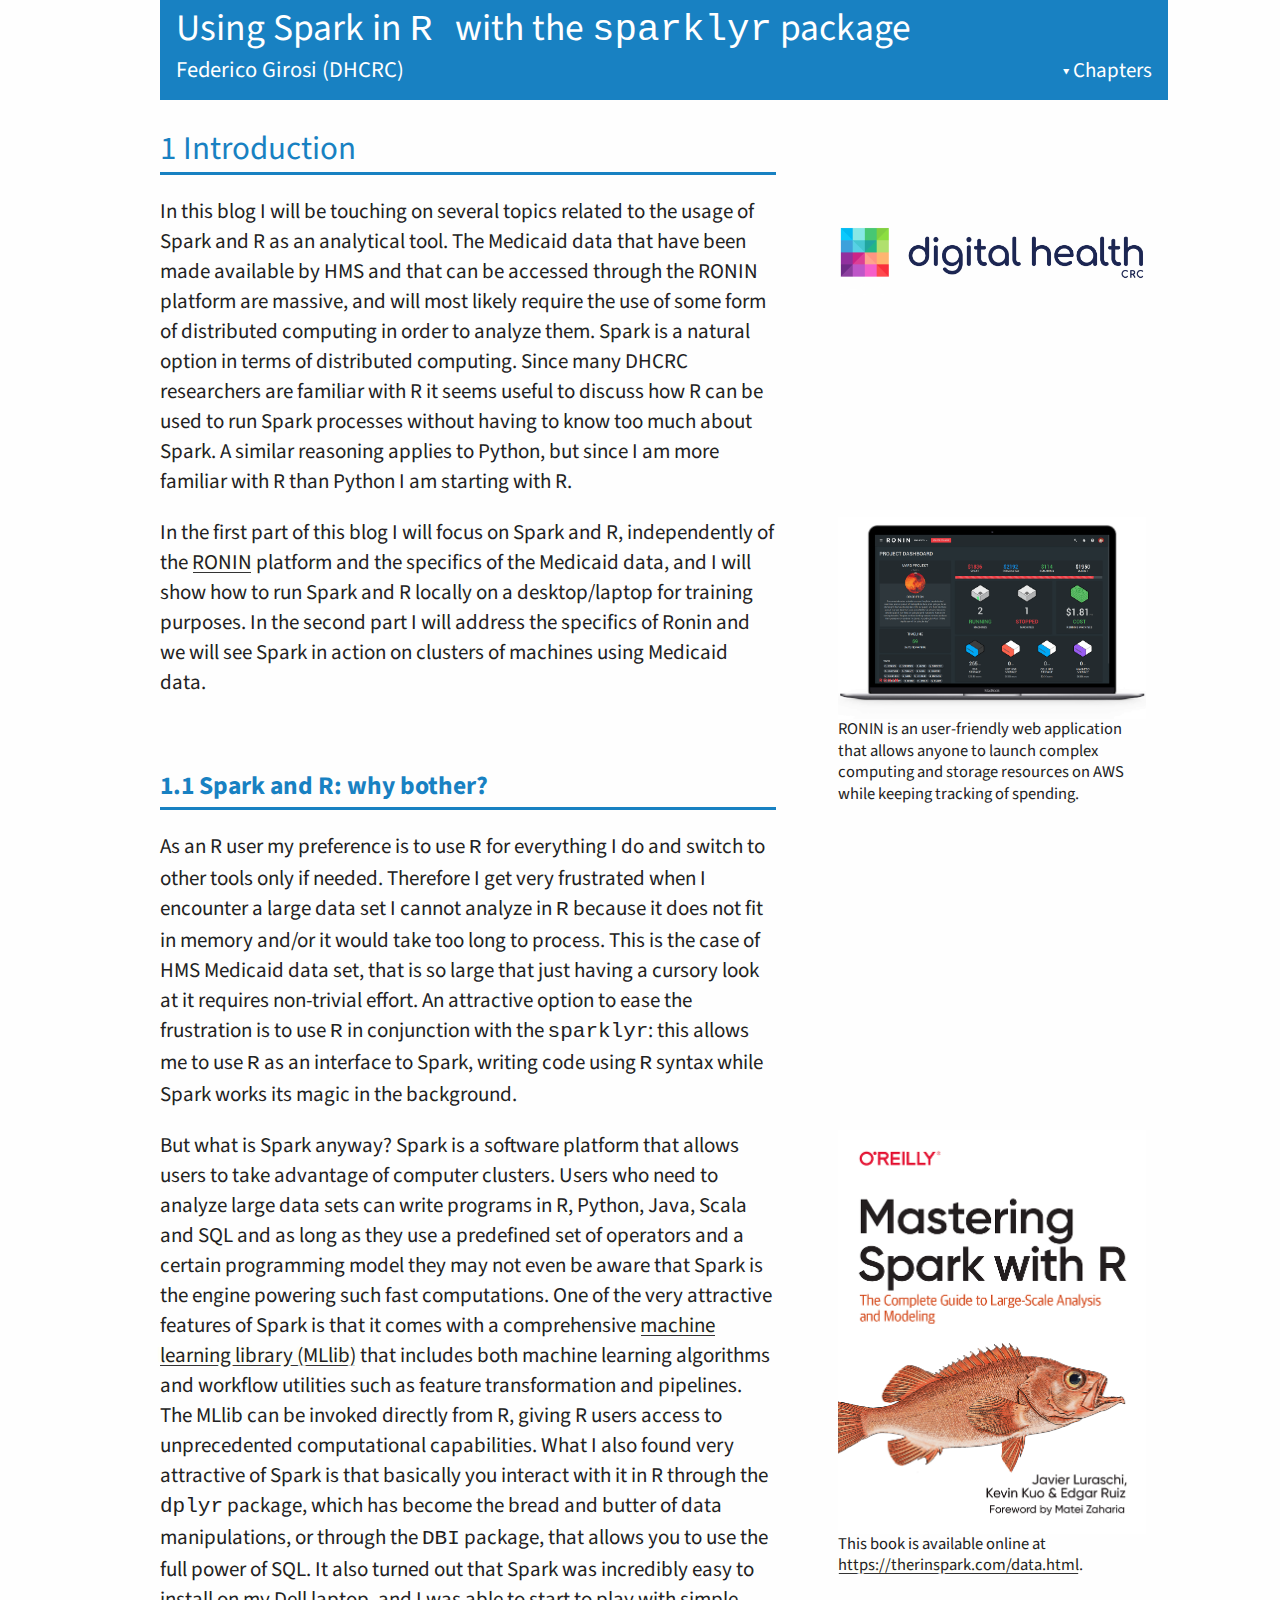
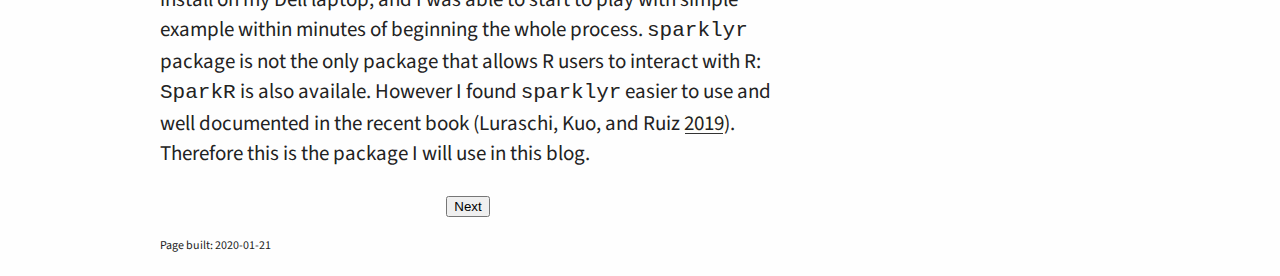
<file: index.html>
<!DOCTYPE html>
<html xmlns="http://www.w3.org/1999/xhtml" lang="" xml:lang="">
<head>

<meta charset="utf-8" />
<meta http-equiv="Content-Type" content="text/html; charset=utf-8" />
<meta name="generator" content="pandoc" />
<meta name="viewport" content="width=device-width, initial-scale=1" />
<meta property="og:title" content="1 Introduction | Using Spark in  R  with the sparklyr package" />
<meta property="og:type" content="book" />





<meta name="author" content="Federico Girosi (DHCRC)" />

<meta name="date" content="2020-01-21" />


<meta name="description" content="1 Introduction | Using Spark in  R  with the sparklyr package">

<title>1 Introduction | Using Spark in  R  with the sparklyr package</title>

<link href="libs/tufte-css/tufte.css" rel="stylesheet" />
<link href="libs/tufte-css/envisioned.css" rel="stylesheet" />
<link href="libs/msmb-css/msmb.css" rel="stylesheet" />
<script>
function toggle_visibility(id1, id2) {
var e = document.getElementById(id1);
var f = document.getElementById(id2);

e.style.display = ((e.style.display!='none') ? 'none' : 'block');

if(f.classList.contains('fa-plus-square')) {
    f.classList.add('fa-minus-square')
    f.classList.remove('fa-plus-square')
} else {
    f.classList.add('fa-plus-square')
    f.classList.remove('fa-minus-square')
}

}
</script>


<style type="text/css">code{white-space: pre;}</style>
<style type="text/css">
pre > code.sourceCode { white-space: pre; position: relative; }
pre > code.sourceCode > span { display: inline-block; line-height: 1.25; }
pre > code.sourceCode > span:empty { height: 1.2em; }
code.sourceCode > span { color: inherit; text-decoration: inherit; }
div.sourceCode { margin: 1em 0; }
pre.sourceCode { margin: 0; }
@media screen {
div.sourceCode { overflow: auto; }
}
@media print {
pre > code.sourceCode { white-space: pre-wrap; }
pre > code.sourceCode > span { text-indent: -5em; padding-left: 5em; }
}
pre.numberSource code
  { counter-reset: source-line 0; }
pre.numberSource code > span
  { position: relative; left: -4em; counter-increment: source-line; }
pre.numberSource code > span > a:first-child::before
  { content: counter(source-line);
    position: relative; left: -1em; text-align: right; vertical-align: baseline;
    border: none; display: inline-block;
    -webkit-touch-callout: none; -webkit-user-select: none;
    -khtml-user-select: none; -moz-user-select: none;
    -ms-user-select: none; user-select: none;
    padding: 0 4px; width: 4em;
    color: #aaaaaa;
  }
pre.numberSource { margin-left: 3em; border-left: 1px solid #aaaaaa;  padding-left: 4px; }
div.sourceCode
  {  background-color: #f8f8f8; }
@media screen {
pre > code.sourceCode > span > a:first-child::before { text-decoration: underline; }
}
code span.al { color: #ef2929; } /* Alert */
code span.an { color: #8f5902; font-weight: bold; font-style: italic; } /* Annotation */
code span.at { color: #c4a000; } /* Attribute */
code span.bn { color: #0000cf; } /* BaseN */
code span.cf { color: #204a87; font-weight: bold; } /* ControlFlow */
code span.ch { color: #4e9a06; } /* Char */
code span.cn { color: #000000; } /* Constant */
code span.co { color: #8f5902; font-style: italic; } /* Comment */
code span.cv { color: #8f5902; font-weight: bold; font-style: italic; } /* CommentVar */
code span.do { color: #8f5902; font-weight: bold; font-style: italic; } /* Documentation */
code span.dt { color: #204a87; } /* DataType */
code span.dv { color: #0000cf; } /* DecVal */
code span.er { color: #a40000; font-weight: bold; } /* Error */
code span.ex { } /* Extension */
code span.fl { color: #0000cf; } /* Float */
code span.fu { color: #000000; } /* Function */
code span.im { } /* Import */
code span.in { color: #8f5902; font-weight: bold; font-style: italic; } /* Information */
code span.kw { color: #204a87; font-weight: bold; } /* Keyword */
code span.op { color: #ce5c00; font-weight: bold; } /* Operator */
code span.ot { color: #8f5902; } /* Other */
code span.pp { color: #8f5902; font-style: italic; } /* Preprocessor */
code span.sc { color: #000000; } /* SpecialChar */
code span.ss { color: #4e9a06; } /* SpecialString */
code span.st { color: #4e9a06; } /* String */
code span.va { color: #000000; } /* Variable */
code span.vs { color: #4e9a06; } /* VerbatimString */
code span.wa { color: #8f5902; font-weight: bold; font-style: italic; } /* Warning */
</style>


<link rel="stylesheet" href="test.css" type="text/css" />

</head>

<body>



<div class="row">
<div class="col-sm-12">
<div id="TOC">
<ul class="navbar">
<li class="msmb"><p class="title">Using Spark in <font face="Courier New"> R </font> with the <font face="Courier New">sparklyr</font> package<p><p class="author">Federico Girosi (DHCRC)</p>
<li class="dropdown" style="float:right">
<a href="javascript:void(0)" class="dropbtn">&#x25BE; Chapters</a>
<div class="dropdown-content">
<a id="active-page" href="index.html"><span class="toc-section-number">1</span> Introduction</a>
<a href="setting-up-spark-on-your-laptop.html"><span class="toc-section-number">2</span> Setting up Spark on your laptop</a>
<a href="launching-spark-and-importing-a-csv-file.html"><span class="toc-section-number">3</span> Launching Spark and importing a CSV file</a>
<a href="working-with-data-in-spark.html"><span class="toc-section-number">4</span> Working with data in Spark</a>
<a href="merging-and-subsetting.html"><span class="toc-section-number">5</span> Merging and subsetting</a>
<a href="linear-regression.html"><span class="toc-section-number">6</span> Linear regression</a>
<a href="user-defined-functions.html"><span class="toc-section-number">7</span> User defined functions</a>
<a href="user-defined-functions-and-hive-sql.html"><span class="toc-section-number">8</span> User defined functions and HIVE SQL</a>
<a href="logistic-regression.html"><span class="toc-section-number">9</span> Logistic Regression</a>
<a href="appendix-a-data-description.html">Appendix A: data description</a>
<a href="references.html">References</a>
</div>
</li>
</ul>
</div>
</div>
</div>
<div class="row">
<div class="col-sm-12">
<!DOCTYPE html PUBLIC "-//W3C//DTD HTML 4.0 Transitional//EN" "http://www.w3.org/TR/REC-html40/loose.dtd">
<!--bookdown:title:end--><!--bookdown:title:start--><html><body><div id="introduction" class="section level1" number="1">
<h1 number="1">
<span class="header-section-number">1</span> Introduction</h1>
<p>In this blog I will be touching on several topics related to the usage of Spark and R as an analytical tool.
<label for="tufte-mn-1" class="margin-toggle">⊕</label><input type="checkbox" id="tufte-mn-1" class="margin-toggle"><span class="marginnote"><span style="display: block;"><img src="images/DigitalHealth-logo-White.png" title="DHCRC" alt="DHCRC logo"><span style="color:#FFFFFF">DHCRC</span></span></span>
The Medicaid data that have been made available by HMS and that can be accessed through the RONIN platform are massive, and will most likely require the use of some form of distributed computing in order to analyze them. Spark is a natural option in terms of distributed computing. Since many DHCRC researchers are familiar with R it seems useful to discuss how R can be used to run Spark processes without having to know too much about Spark. A similar reasoning applies to Python, but since I am more familiar with R than Python I am starting with R.</p>
<p><label for="tufte-mn-2" class="margin-toggle">⊕</label><input type="checkbox" id="tufte-mn-2" class="margin-toggle"><span class="marginnote"><span style="display: block;"><img src="images/ronin.png" title="RONIN" alt="RONIN"> RONIN is an user-friendly web application that allows anyone to launch complex computing and storage resources on AWS while keeping tracking of spending.</span></span></p>
<p>In the first part of this blog I will focus on Spark and R, independently of the <a href="https://ronin.cloud/">RONIN</a> platform and the specifics of the Medicaid data, and I will show how to run Spark and R locally on a desktop/laptop for training purposes.
In the second part I will address the specifics of Ronin and we will see Spark in action on clusters of machines using Medicaid data.</p>
<div id="spark-and-r-why-bother" class="section level2" number="1.1">
<h2 number="1.1">
<span class="header-section-number">1.1</span> Spark and R: why bother?</h2>
<p>As an R user my preference is to use <font face="Courier New">R</font> for everything I do and switch to other tools only if needed. Therefore I get very frustrated when I encounter a large data set I cannot analyze in <font face="Courier New">R</font> because it does not fit in memory and/or it would take too long to process. This is the case of HMS Medicaid data set, that is so large that just having a cursory look at it requires non-trivial effort. An attractive option to ease the frustration is to use <font face="Courier New">R</font> in conjunction with the <font face="Courier New">sparklyr</font>: this allows me to use <font face="Courier New">R</font> as an interface to Spark, writing code using <font face="Courier New">R</font> syntax while Spark works its magic in the background.</p>
<p><label for="tufte-mn-3" class="margin-toggle">⊕</label><input type="checkbox" id="tufte-mn-3" class="margin-toggle"><span class="marginnote"><span style="display: block;"><img src="images/sparklyr.png" title="Sparklyr" alt="sparklyr book"> This book is available online at <a href="https://therinspark.com/data.html" class="uri">https://therinspark.com/data.html</a>.</span></span></p>
<p>But what is Spark anyway? Spark is a software platform that allows users to take advantage of computer clusters. Users who need to analyze large data sets can write programs in R, Python, Java, Scala and SQL and as long as they use a predefined set of operators and a certain programming model they may not even be aware that Spark is the engine powering such fast computations. One of the very attractive features of Spark is that it comes with a comprehensive <a href="https://spark.apache.org/mllib/">machine learning library (MLlib)</a> that includes both machine learning algorithms and workflow utilities such as feature transformation and pipelines. The MLlib can be invoked directly from R, giving R users access to unprecedented computational capabilities. What I also found very attractive of Spark is that basically you interact with it in R through the <font face="Courier New">dplyr</font> package, which has become the bread and butter of data manipulations, or through the <font face="Courier New">DBI</font> package, that allows you to use the full power of SQL. It also turned out that Spark was incredibly easy to install on my Dell laptop, and I was able to start to play with simple example within minutes of beginning the whole process. <font face="Courier New">sparklyr</font> package is not the only package that allows R users to interact with R: <font face="Courier New">SparkR</font> is also availale. However I found <font face="Courier New">sparklyr</font> easier to use and well documented in the recent book <span class="citation">(Luraschi, Kuo, and Ruiz <a href="references.html#ref-LurKuoRui19" role="doc-biblioref">2019</a>)</span>. Therefore this is the package I will use in this blog.</p>

</div>
</div></body></html>

<p style="text-align: center;">
<a href="setting-up-spark-on-your-laptop.html"><button class="btn btn-default">Next</button></a>
</p>
<p class="build-date">Page built: 
2020-01-21
</p>
</div>
</div>



</body>
</html>
</file>
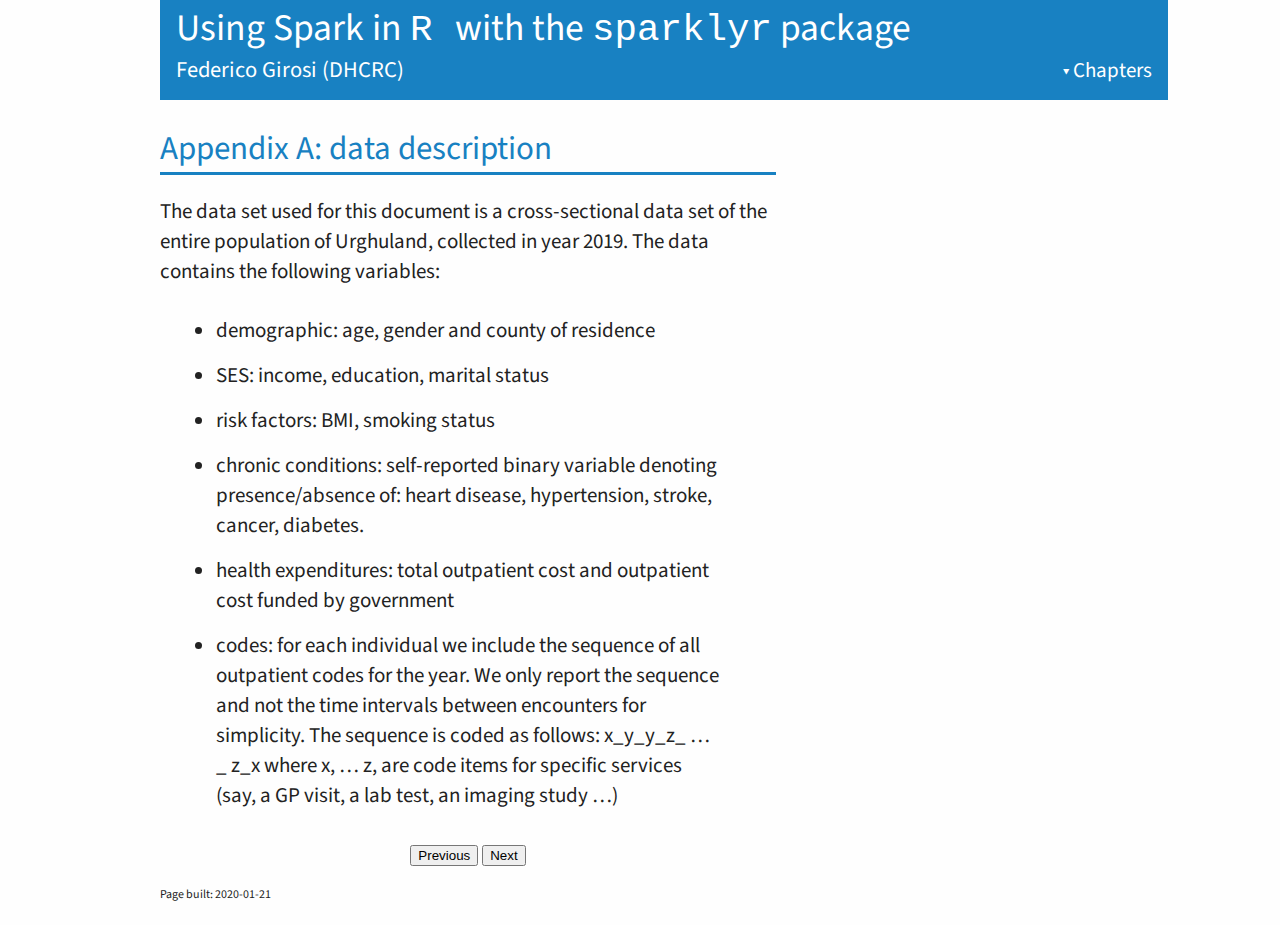
<file: appendix-a-data-description.html>
<!DOCTYPE html>
<html xmlns="http://www.w3.org/1999/xhtml" lang="" xml:lang="">
<head>

<meta charset="utf-8" />
<meta http-equiv="Content-Type" content="text/html; charset=utf-8" />
<meta name="generator" content="pandoc" />
<meta name="viewport" content="width=device-width, initial-scale=1" />
<meta property="og:title" content="Appendix A: data description | Using Spark in  R  with the sparklyr package" />
<meta property="og:type" content="book" />





<meta name="author" content="Federico Girosi (DHCRC)" />

<meta name="date" content="2020-01-21" />


<meta name="description" content="Appendix A: data description | Using Spark in  R  with the sparklyr package">

<title>Appendix A: data description | Using Spark in  R  with the sparklyr package</title>

<link href="libs/tufte-css/tufte.css" rel="stylesheet" />
<link href="libs/tufte-css/envisioned.css" rel="stylesheet" />
<link href="libs/msmb-css/msmb.css" rel="stylesheet" />
<script>
function toggle_visibility(id1, id2) {
var e = document.getElementById(id1);
var f = document.getElementById(id2);

e.style.display = ((e.style.display!='none') ? 'none' : 'block');

if(f.classList.contains('fa-plus-square')) {
    f.classList.add('fa-minus-square')
    f.classList.remove('fa-plus-square')
} else {
    f.classList.add('fa-plus-square')
    f.classList.remove('fa-minus-square')
}

}
</script>


<style type="text/css">code{white-space: pre;}</style>
<style type="text/css">
pre > code.sourceCode { white-space: pre; position: relative; }
pre > code.sourceCode > span { display: inline-block; line-height: 1.25; }
pre > code.sourceCode > span:empty { height: 1.2em; }
code.sourceCode > span { color: inherit; text-decoration: inherit; }
div.sourceCode { margin: 1em 0; }
pre.sourceCode { margin: 0; }
@media screen {
div.sourceCode { overflow: auto; }
}
@media print {
pre > code.sourceCode { white-space: pre-wrap; }
pre > code.sourceCode > span { text-indent: -5em; padding-left: 5em; }
}
pre.numberSource code
  { counter-reset: source-line 0; }
pre.numberSource code > span
  { position: relative; left: -4em; counter-increment: source-line; }
pre.numberSource code > span > a:first-child::before
  { content: counter(source-line);
    position: relative; left: -1em; text-align: right; vertical-align: baseline;
    border: none; display: inline-block;
    -webkit-touch-callout: none; -webkit-user-select: none;
    -khtml-user-select: none; -moz-user-select: none;
    -ms-user-select: none; user-select: none;
    padding: 0 4px; width: 4em;
    color: #aaaaaa;
  }
pre.numberSource { margin-left: 3em; border-left: 1px solid #aaaaaa;  padding-left: 4px; }
div.sourceCode
  {  background-color: #f8f8f8; }
@media screen {
pre > code.sourceCode > span > a:first-child::before { text-decoration: underline; }
}
code span.al { color: #ef2929; } /* Alert */
code span.an { color: #8f5902; font-weight: bold; font-style: italic; } /* Annotation */
code span.at { color: #c4a000; } /* Attribute */
code span.bn { color: #0000cf; } /* BaseN */
code span.cf { color: #204a87; font-weight: bold; } /* ControlFlow */
code span.ch { color: #4e9a06; } /* Char */
code span.cn { color: #000000; } /* Constant */
code span.co { color: #8f5902; font-style: italic; } /* Comment */
code span.cv { color: #8f5902; font-weight: bold; font-style: italic; } /* CommentVar */
code span.do { color: #8f5902; font-weight: bold; font-style: italic; } /* Documentation */
code span.dt { color: #204a87; } /* DataType */
code span.dv { color: #0000cf; } /* DecVal */
code span.er { color: #a40000; font-weight: bold; } /* Error */
code span.ex { } /* Extension */
code span.fl { color: #0000cf; } /* Float */
code span.fu { color: #000000; } /* Function */
code span.im { } /* Import */
code span.in { color: #8f5902; font-weight: bold; font-style: italic; } /* Information */
code span.kw { color: #204a87; font-weight: bold; } /* Keyword */
code span.op { color: #ce5c00; font-weight: bold; } /* Operator */
code span.ot { color: #8f5902; } /* Other */
code span.pp { color: #8f5902; font-style: italic; } /* Preprocessor */
code span.sc { color: #000000; } /* SpecialChar */
code span.ss { color: #4e9a06; } /* SpecialString */
code span.st { color: #4e9a06; } /* String */
code span.va { color: #000000; } /* Variable */
code span.vs { color: #4e9a06; } /* VerbatimString */
code span.wa { color: #8f5902; font-weight: bold; font-style: italic; } /* Warning */
</style>


<link rel="stylesheet" href="test.css" type="text/css" />

</head>

<body>



<div class="row">
<div class="col-sm-12">
<div id="TOC">
<ul class="navbar">
<li class="msmb"><p class="title">Using Spark in <font face="Courier New"> R </font> with the <font face="Courier New">sparklyr</font> package<p><p class="author">Federico Girosi (DHCRC)</p>
<li class="dropdown" style="float:right">
<a href="javascript:void(0)" class="dropbtn">&#x25BE; Chapters</a>
<div class="dropdown-content">
<a href="index.html"><span class="toc-section-number">1</span> Introduction</a>
<a href="setting-up-spark-on-your-laptop.html"><span class="toc-section-number">2</span> Setting up Spark on your laptop</a>
<a href="launching-spark-and-importing-a-csv-file.html"><span class="toc-section-number">3</span> Launching Spark and importing a CSV file</a>
<a href="working-with-data-in-spark.html"><span class="toc-section-number">4</span> Working with data in Spark</a>
<a href="merging-and-subsetting.html"><span class="toc-section-number">5</span> Merging and subsetting</a>
<a href="linear-regression.html"><span class="toc-section-number">6</span> Linear regression</a>
<a href="user-defined-functions.html"><span class="toc-section-number">7</span> User defined functions</a>
<a href="user-defined-functions-and-hive-sql.html"><span class="toc-section-number">8</span> User defined functions and HIVE SQL</a>
<a href="logistic-regression.html"><span class="toc-section-number">9</span> Logistic Regression</a>
<a id="active-page" href="appendix-a-data-description.html">Appendix A: data description</a>
<a href="references.html">References</a>
</div>
</li>
</ul>
</div>
</div>
</div>
<div class="row">
<div class="col-sm-12">
<!DOCTYPE html PUBLIC "-//W3C//DTD HTML 4.0 Transitional//EN" "http://www.w3.org/TR/REC-html40/loose.dtd">
<html><body><div id="appendix-a-data-description" class="section level1 unnumbered" number="">
<h1 class="unnumbered" number="">Appendix A: data description</h1>
<p>The data set used for this document is a cross-sectional data set of the entire population of Urghuland, collected in year 2019. The data contains the following variables:</p>
<ul>
<li>demographic: age, gender and county of residence</li>
<li>SES: income, education, marital status</li>
<li>risk factors: BMI, smoking status</li>
<li>chronic conditions: self-reported binary variable denoting presence/absence of: heart disease, hypertension, stroke, cancer, diabetes.</li>
<li>health expenditures: total outpatient cost and outpatient cost funded by government</li>
<li>codes: for each individual we include the sequence of all outpatient codes for the year. We only report the sequence and not the time intervals between encounters for simplicity. The sequence is coded as follows: x_y_y_z_ …_ z_x where x, … z, are code items for specific services (say, a GP visit, a lab test, an imaging study …)</li>
</ul>
</div></body></html>

<p style="text-align: center;">
<a href="logistic-regression.html"><button class="btn btn-default">Previous</button></a>
<a href="references.html"><button class="btn btn-default">Next</button></a>
</p>
<p class="build-date">Page built: 
2020-01-21
</p>
</div>
</div>



</body>
</html>
</file>
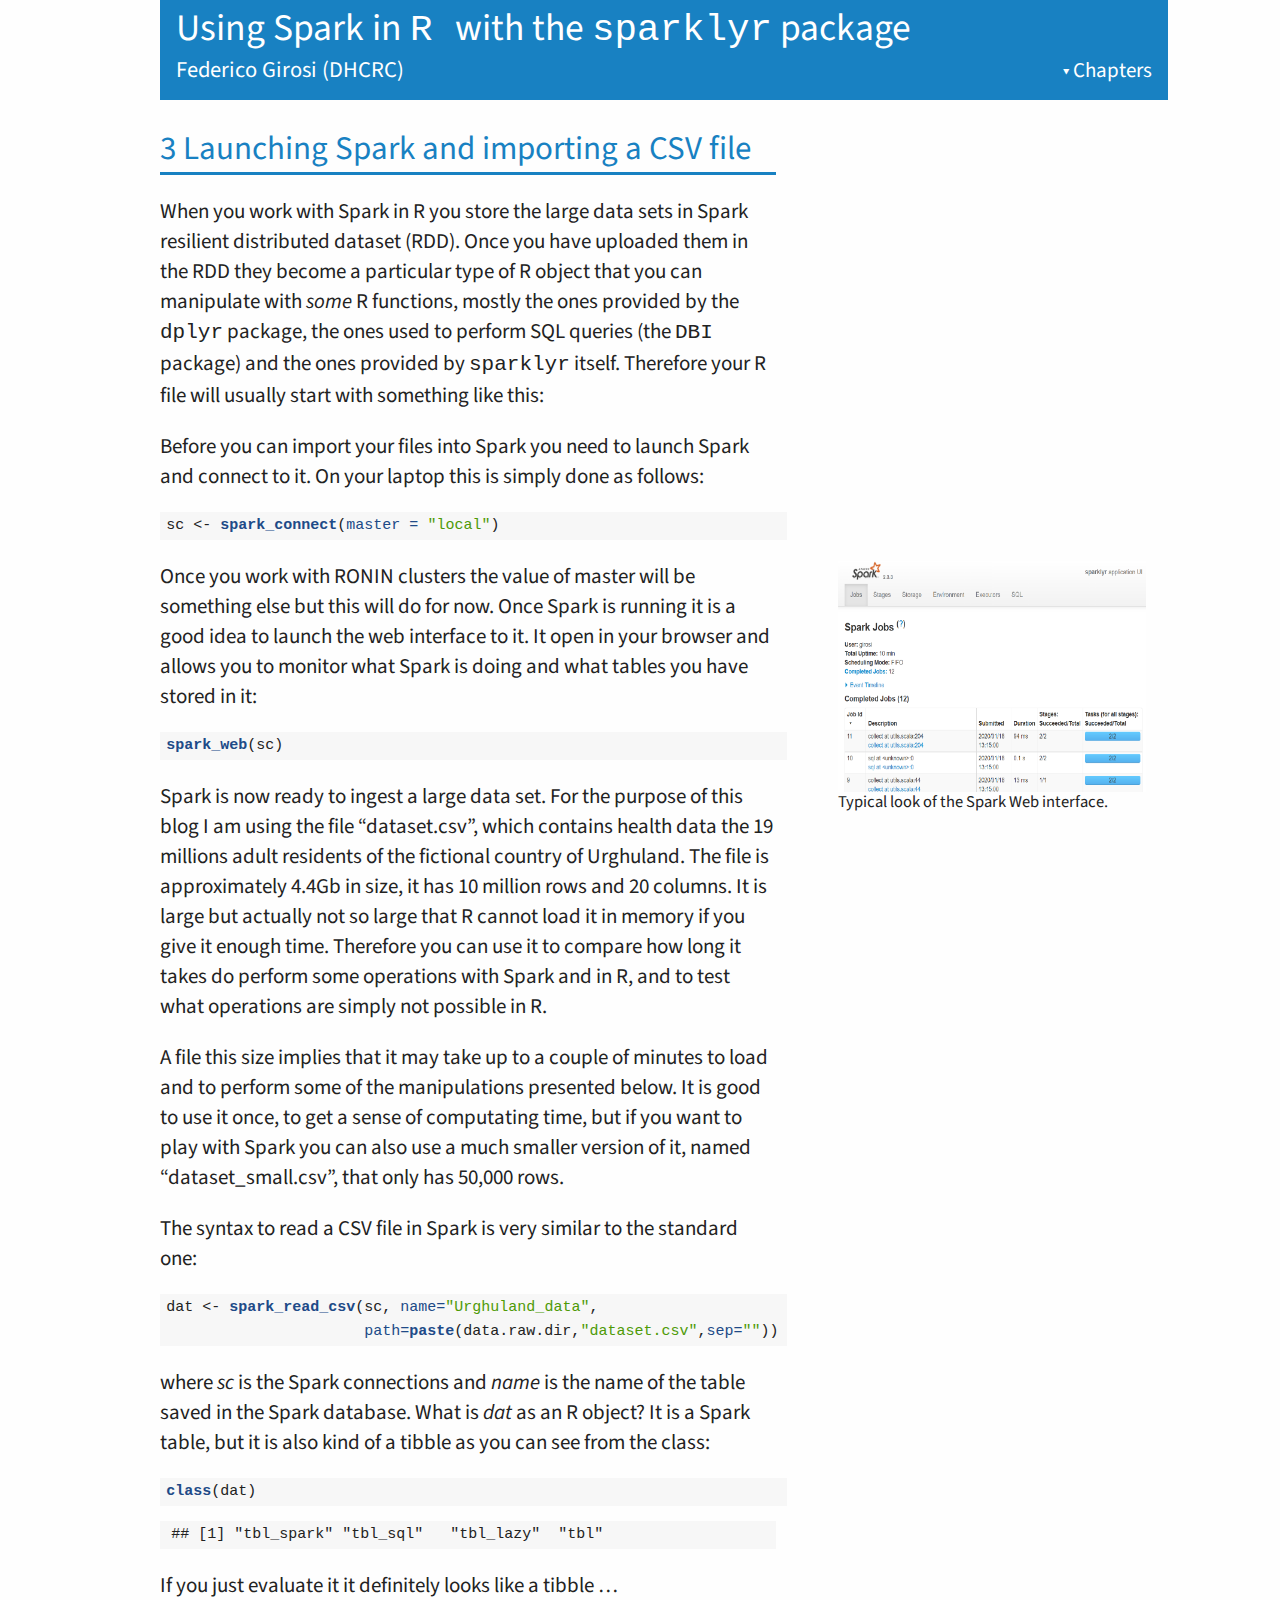
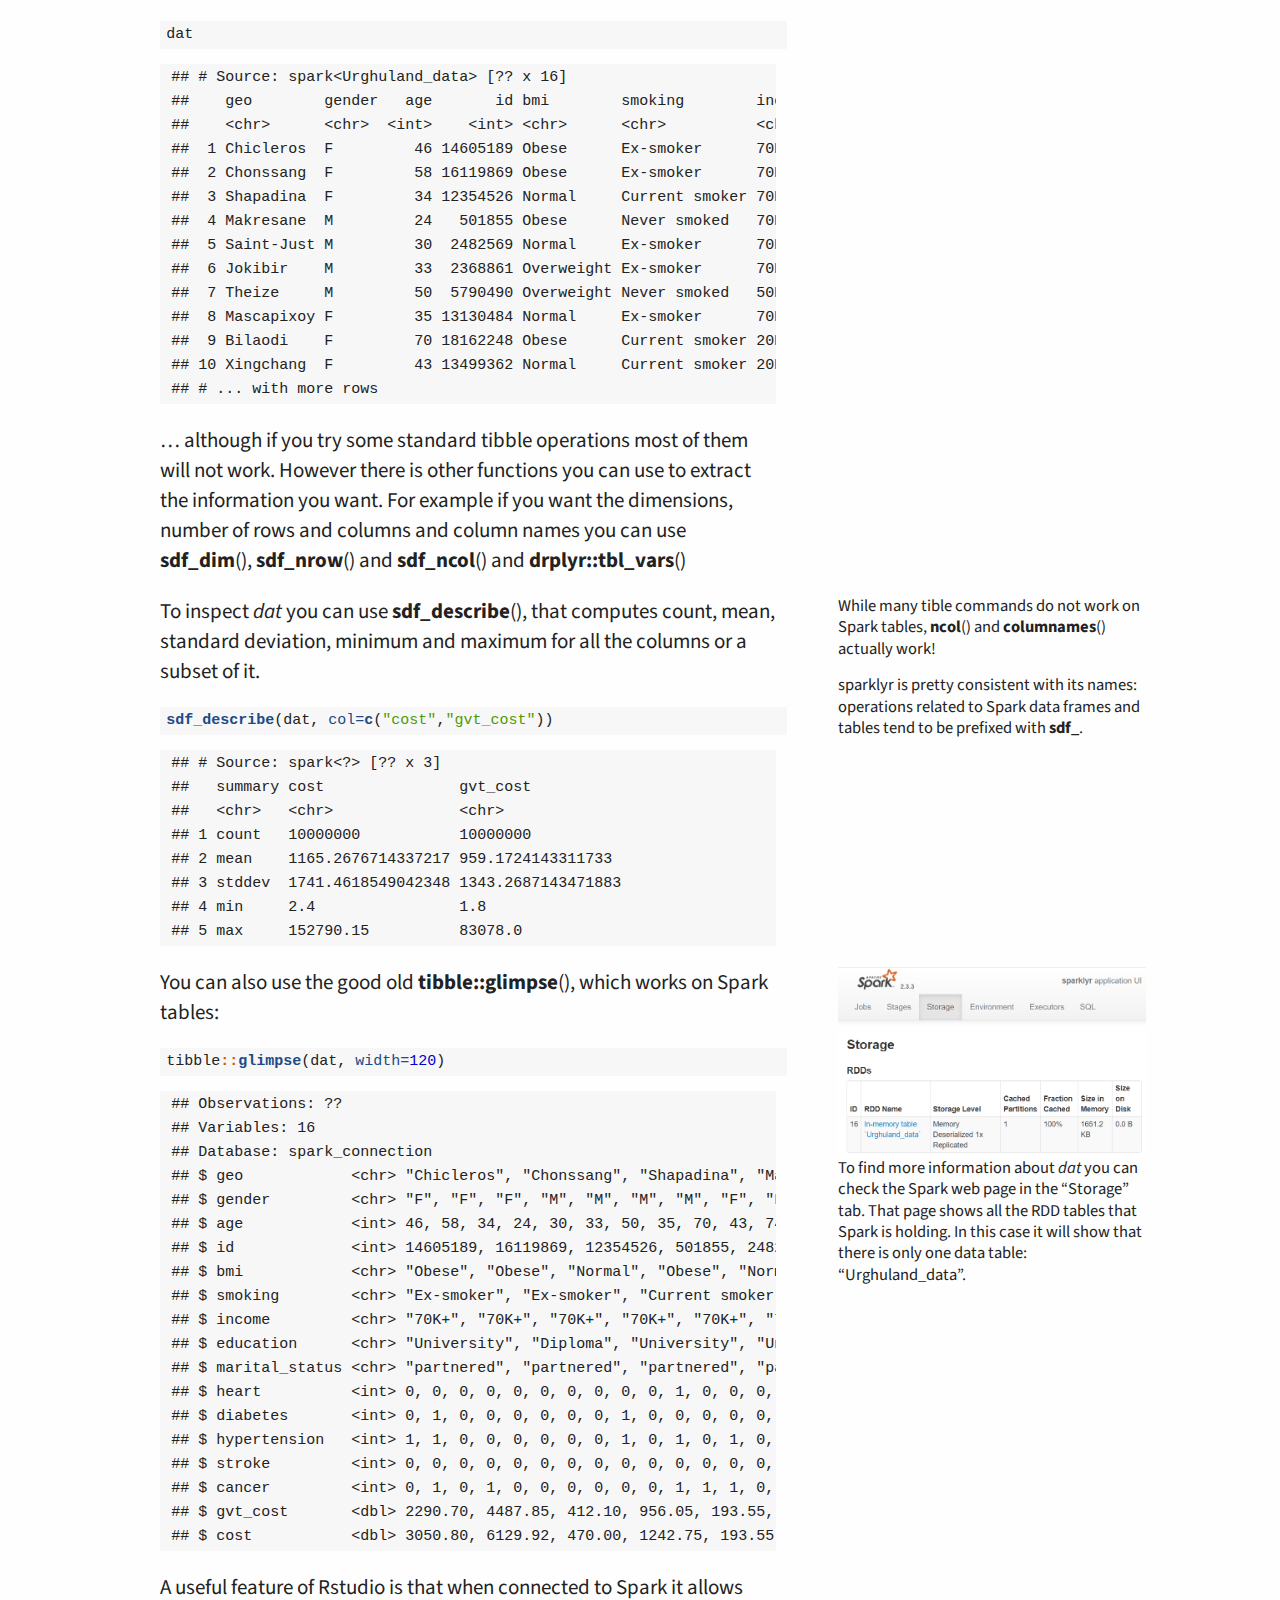
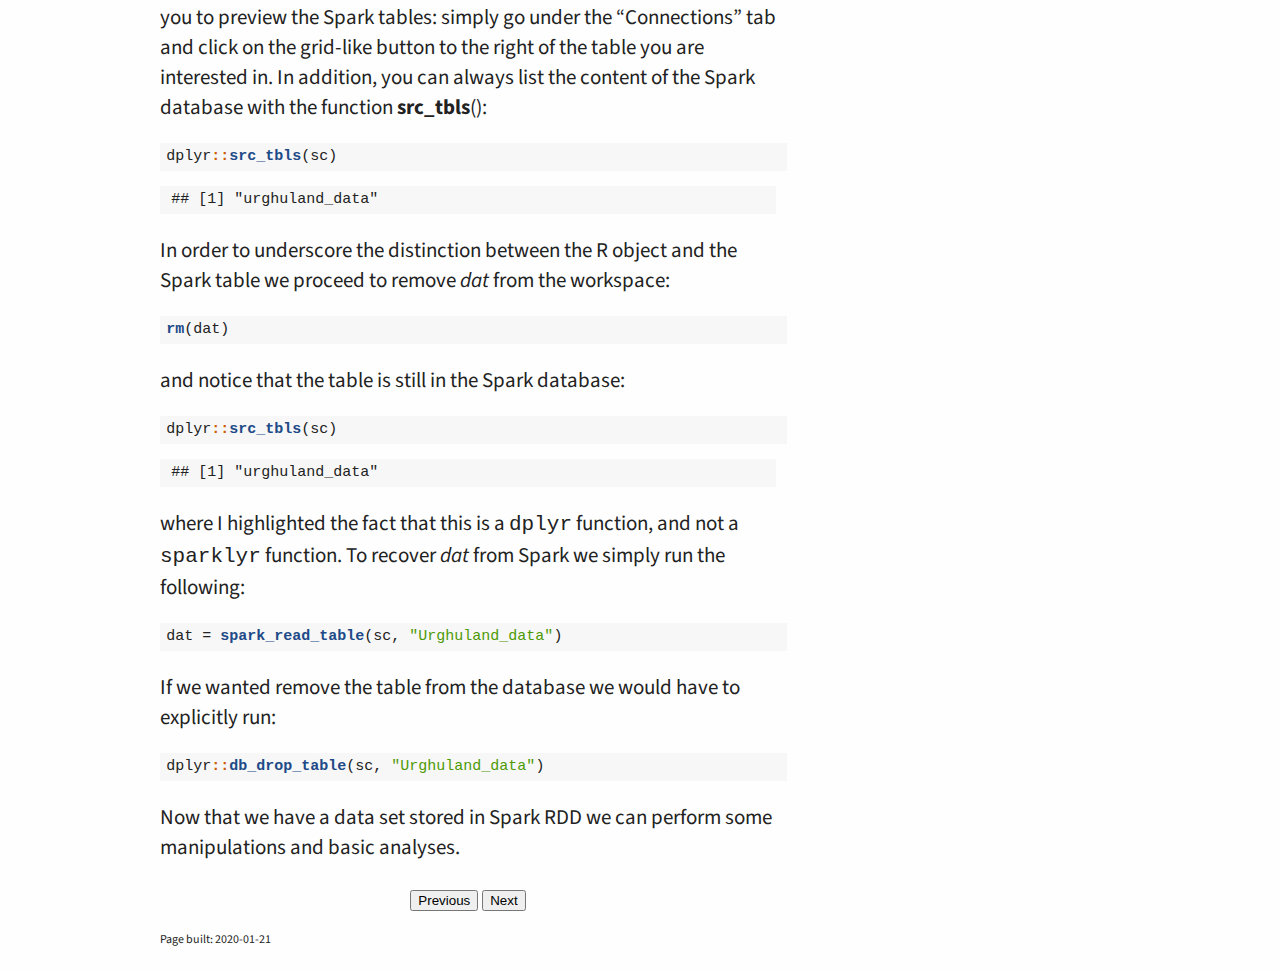
<file: launching-spark-and-importing-a-csv-file.html>
<!DOCTYPE html>
<html xmlns="http://www.w3.org/1999/xhtml" lang="" xml:lang="">
<head>

<meta charset="utf-8" />
<meta http-equiv="Content-Type" content="text/html; charset=utf-8" />
<meta name="generator" content="pandoc" />
<meta name="viewport" content="width=device-width, initial-scale=1" />
<meta property="og:title" content="3 Launching Spark and importing a CSV file | Using Spark in  R  with the sparklyr package" />
<meta property="og:type" content="book" />





<meta name="author" content="Federico Girosi (DHCRC)" />

<meta name="date" content="2020-01-21" />


<meta name="description" content="3 Launching Spark and importing a CSV file | Using Spark in  R  with the sparklyr package">

<title>3 Launching Spark and importing a CSV file | Using Spark in  R  with the sparklyr package</title>

<link href="libs/tufte-css/tufte.css" rel="stylesheet" />
<link href="libs/tufte-css/envisioned.css" rel="stylesheet" />
<link href="libs/msmb-css/msmb.css" rel="stylesheet" />
<script>
function toggle_visibility(id1, id2) {
var e = document.getElementById(id1);
var f = document.getElementById(id2);

e.style.display = ((e.style.display!='none') ? 'none' : 'block');

if(f.classList.contains('fa-plus-square')) {
    f.classList.add('fa-minus-square')
    f.classList.remove('fa-plus-square')
} else {
    f.classList.add('fa-plus-square')
    f.classList.remove('fa-minus-square')
}

}
</script>


<style type="text/css">code{white-space: pre;}</style>
<style type="text/css">
pre > code.sourceCode { white-space: pre; position: relative; }
pre > code.sourceCode > span { display: inline-block; line-height: 1.25; }
pre > code.sourceCode > span:empty { height: 1.2em; }
code.sourceCode > span { color: inherit; text-decoration: inherit; }
div.sourceCode { margin: 1em 0; }
pre.sourceCode { margin: 0; }
@media screen {
div.sourceCode { overflow: auto; }
}
@media print {
pre > code.sourceCode { white-space: pre-wrap; }
pre > code.sourceCode > span { text-indent: -5em; padding-left: 5em; }
}
pre.numberSource code
  { counter-reset: source-line 0; }
pre.numberSource code > span
  { position: relative; left: -4em; counter-increment: source-line; }
pre.numberSource code > span > a:first-child::before
  { content: counter(source-line);
    position: relative; left: -1em; text-align: right; vertical-align: baseline;
    border: none; display: inline-block;
    -webkit-touch-callout: none; -webkit-user-select: none;
    -khtml-user-select: none; -moz-user-select: none;
    -ms-user-select: none; user-select: none;
    padding: 0 4px; width: 4em;
    color: #aaaaaa;
  }
pre.numberSource { margin-left: 3em; border-left: 1px solid #aaaaaa;  padding-left: 4px; }
div.sourceCode
  {  background-color: #f8f8f8; }
@media screen {
pre > code.sourceCode > span > a:first-child::before { text-decoration: underline; }
}
code span.al { color: #ef2929; } /* Alert */
code span.an { color: #8f5902; font-weight: bold; font-style: italic; } /* Annotation */
code span.at { color: #c4a000; } /* Attribute */
code span.bn { color: #0000cf; } /* BaseN */
code span.cf { color: #204a87; font-weight: bold; } /* ControlFlow */
code span.ch { color: #4e9a06; } /* Char */
code span.cn { color: #000000; } /* Constant */
code span.co { color: #8f5902; font-style: italic; } /* Comment */
code span.cv { color: #8f5902; font-weight: bold; font-style: italic; } /* CommentVar */
code span.do { color: #8f5902; font-weight: bold; font-style: italic; } /* Documentation */
code span.dt { color: #204a87; } /* DataType */
code span.dv { color: #0000cf; } /* DecVal */
code span.er { color: #a40000; font-weight: bold; } /* Error */
code span.ex { } /* Extension */
code span.fl { color: #0000cf; } /* Float */
code span.fu { color: #000000; } /* Function */
code span.im { } /* Import */
code span.in { color: #8f5902; font-weight: bold; font-style: italic; } /* Information */
code span.kw { color: #204a87; font-weight: bold; } /* Keyword */
code span.op { color: #ce5c00; font-weight: bold; } /* Operator */
code span.ot { color: #8f5902; } /* Other */
code span.pp { color: #8f5902; font-style: italic; } /* Preprocessor */
code span.sc { color: #000000; } /* SpecialChar */
code span.ss { color: #4e9a06; } /* SpecialString */
code span.st { color: #4e9a06; } /* String */
code span.va { color: #000000; } /* Variable */
code span.vs { color: #4e9a06; } /* VerbatimString */
code span.wa { color: #8f5902; font-weight: bold; font-style: italic; } /* Warning */
</style>


<link rel="stylesheet" href="test.css" type="text/css" />

</head>

<body>



<div class="row">
<div class="col-sm-12">
<div id="TOC">
<ul class="navbar">
<li class="msmb"><p class="title">Using Spark in <font face="Courier New"> R </font> with the <font face="Courier New">sparklyr</font> package<p><p class="author">Federico Girosi (DHCRC)</p>
<li class="dropdown" style="float:right">
<a href="javascript:void(0)" class="dropbtn">&#x25BE; Chapters</a>
<div class="dropdown-content">
<a href="index.html"><span class="toc-section-number">1</span> Introduction</a>
<a href="setting-up-spark-on-your-laptop.html"><span class="toc-section-number">2</span> Setting up Spark on your laptop</a>
<a id="active-page" href="launching-spark-and-importing-a-csv-file.html"><span class="toc-section-number">3</span> Launching Spark and importing a CSV file</a>
<a href="working-with-data-in-spark.html"><span class="toc-section-number">4</span> Working with data in Spark</a>
<a href="merging-and-subsetting.html"><span class="toc-section-number">5</span> Merging and subsetting</a>
<a href="linear-regression.html"><span class="toc-section-number">6</span> Linear regression</a>
<a href="user-defined-functions.html"><span class="toc-section-number">7</span> User defined functions</a>
<a href="user-defined-functions-and-hive-sql.html"><span class="toc-section-number">8</span> User defined functions and HIVE SQL</a>
<a href="logistic-regression.html"><span class="toc-section-number">9</span> Logistic Regression</a>
<a href="appendix-a-data-description.html">Appendix A: data description</a>
<a href="references.html">References</a>
</div>
</li>
</ul>
</div>
</div>
</div>
<div class="row">
<div class="col-sm-12">
<!DOCTYPE html PUBLIC "-//W3C//DTD HTML 4.0 Transitional//EN" "http://www.w3.org/TR/REC-html40/loose.dtd">
<html><body><div id="launching-spark-and-importing-a-csv-file" class="section level1" number="3">
<h1 number="3">
<span class="header-section-number">3</span> Launching Spark and importing a CSV file</h1>
<p>When you work with Spark in R you store the large data sets in Spark resilient distributed dataset (RDD). Once you have uploaded them in the RDD they become a particular type of R object that you can manipulate with <em>some</em> R functions, mostly the ones provided by the <font face="Courier New">dplyr</font> package, the ones used to perform SQL queries (the <font face="Courier New">DBI</font> package) and the ones provided by <font face="Courier New">sparklyr</font> itself. Therefore your R file will usually start with something like this:</p>
<p>Before you can import your files into Spark you need to launch Spark and connect to it. On your laptop this is simply done as follows:</p>
<div class="sourceCode" id="cb5"><pre class="sourceCode r"><code class="sourceCode r"><span id="cb5-1"><a href="launching-spark-and-importing-a-csv-file.html#cb5-1"></a>sc &lt;-<span class="st"> </span><span class="kw">spark_connect</span>(<span class="dt">master =</span> <span class="st">"local"</span>)</span></code></pre></div>
<p><label for="tufte-mn-6" class="margin-toggle">⊕</label><input type="checkbox" id="tufte-mn-6" class="margin-toggle"><span class="marginnote"><span style="display: block;"><img src="images/spark_console.png" title="Spark Web interface" alt="spark web interface"> Typical look of the Spark Web interface.</span></span></p>
<p>Once you work with RONIN clusters the value of master will be something else but this will do for now. Once Spark is running it is a good idea to launch the web interface to it. It open in your browser and allows you to monitor what Spark is doing and what tables you have stored in it:</p>
<div class="sourceCode" id="cb6"><pre class="sourceCode r"><code class="sourceCode r"><span id="cb6-1"><a href="launching-spark-and-importing-a-csv-file.html#cb6-1"></a><span class="kw">spark_web</span>(sc)</span></code></pre></div>
<p>Spark is now ready to ingest a large data set. For the purpose of this blog I am using the file “dataset.csv”, which contains health data the 19 millions adult residents of the fictional country of Urghuland. The file is approximately 4.4Gb in size, it has 10 million rows and 20 columns. It is large but actually not so large that R cannot load it in memory if you give it enough time. Therefore you can use it to compare how long it takes do perform some operations with Spark and in R, and to test what operations are simply not possible in R.</p>
<p>A file this size implies that it may take up to a couple of minutes to load and to perform some of the manipulations presented below. It is good to use it once, to get a sense of computating time, but if you want to play with Spark you can also use a much smaller version of it, named “dataset_small.csv”, that only has 50,000 rows.</p>
<p>The syntax to read a CSV file in Spark is very similar to the standard one:</p>
<div class="sourceCode" id="cb7"><pre class="sourceCode r"><code class="sourceCode r"><span id="cb7-1"><a href="launching-spark-and-importing-a-csv-file.html#cb7-1"></a>dat &lt;-<span class="st"> </span><span class="kw">spark_read_csv</span>(sc, <span class="dt">name=</span><span class="st">"Urghuland_data"</span>, </span>
<span id="cb7-2"><a href="launching-spark-and-importing-a-csv-file.html#cb7-2"></a>                      <span class="dt">path=</span><span class="kw">paste</span>(data.raw.dir,<span class="st">"dataset.csv"</span>,<span class="dt">sep=</span><span class="st">""</span>))</span></code></pre></div>
<p>where <em>sc</em> is the Spark connections and <em>name</em> is the name of the table saved in the Spark database. What is <em>dat</em> as an R object? It is a Spark table, but it is also kind of a tibble as you can see from the class:</p>
<div class="sourceCode" id="cb8"><pre class="sourceCode r"><code class="sourceCode r"><span id="cb8-1"><a href="launching-spark-and-importing-a-csv-file.html#cb8-1"></a><span class="kw">class</span>(dat)</span></code></pre></div>
<pre><code>## [1] "tbl_spark" "tbl_sql"   "tbl_lazy"  "tbl"</code></pre>
<p>If you just evaluate it it definitely looks like a tibble …</p>
<div class="sourceCode" id="cb10"><pre class="sourceCode r"><code class="sourceCode r"><span id="cb10-1"><a href="launching-spark-and-importing-a-csv-file.html#cb10-1"></a>dat</span></code></pre></div>
<pre><code>## # Source: spark&lt;Urghuland_data&gt; [?? x 16]
##    geo        gender   age       id bmi        smoking        income  education  marital_status heart diabetes hypertension stroke cancer gvt_cost   cost
##    &lt;chr&gt;      &lt;chr&gt;  &lt;int&gt;    &lt;int&gt; &lt;chr&gt;      &lt;chr&gt;          &lt;chr&gt;   &lt;chr&gt;      &lt;chr&gt;          &lt;int&gt;    &lt;int&gt;        &lt;int&gt;  &lt;int&gt;  &lt;int&gt;    &lt;dbl&gt;  &lt;dbl&gt;
##  1 Chicleros  F         46 14605189 Obese      Ex-smoker      70K+    University partnered          0        0            1      0      0   2291.  3051. 
##  2 Chonssang  F         58 16119869 Obese      Ex-smoker      70K+    Diploma    partnered          0        1            1      0      1   4488.  6130. 
##  3 Shapadina  F         34 12354526 Normal     Current smoker 70K+    University partnered          0        0            0      0      0    412.   470  
##  4 Makresane  M         24   501855 Obese      Never smoked   70K+    University partnered          0        0            0      0      1    956.  1243. 
##  5 Saint-Just M         30  2482569 Normal     Ex-smoker      70K+    University partnered          0        0            0      0      0    194.   194. 
##  6 Jokibir    M         33  2368861 Overweight Ex-smoker      70K+    University partnered          0        0            0      0      0    197.   197. 
##  7 Theize     M         50  5790490 Overweight Never smoked   50K-70K University partnered          0        0            0      0      0     92.2  125. 
##  8 Mascapixoy F         35 13130484 Normal     Ex-smoker      70K+    Diploma    partnered          0        0            0      0      0     73.5   73.5
##  9 Bilaodi    F         70 18162248 Obese      Current smoker 20K-30K Diploma    widowed            0        1            1      0      0   4801.  6057. 
## 10 Xingchang  F         43 13499362 Normal     Current smoker 20K-30K University single             0        0            0      0      0    170.   242. 
## # ... with more rows</code></pre>
<p>… although if you try some standard tibble operations most of them will not work. However there is other functions you can use to extract the information you want. For example if you want the dimensions, number of rows and columns and column names you can use <strong>sdf_dim</strong>(), <strong>sdf_nrow</strong>() and <strong>sdf_ncol</strong>() and <strong>drplyr::tbl_vars</strong>()</p>
<p><label for="tufte-mn-7" class="margin-toggle">⊕</label><input type="checkbox" id="tufte-mn-7" class="margin-toggle"><span class="marginnote">While many tible commands do not work on Spark tables, <strong>ncol</strong>() and <strong>columnames</strong>() actually work!</span></p>
<p><label for="tufte-mn-8" class="margin-toggle">⊕</label><input type="checkbox" id="tufte-mn-8" class="margin-toggle"><span class="marginnote">sparklyr is pretty consistent with its names: operations related to Spark data frames and tables tend to be prefixed with <strong>sdf_</strong>.</span></p>
<p>To inspect <em>dat</em> you can use <strong>sdf_describe</strong>(), that computes count, mean, standard deviation, minimum and maximum for all the columns or a subset of it.</p>
<div class="sourceCode" id="cb12"><pre class="sourceCode r"><code class="sourceCode r"><span id="cb12-1"><a href="launching-spark-and-importing-a-csv-file.html#cb12-1"></a><span class="kw">sdf_describe</span>(dat, <span class="dt">col=</span><span class="kw">c</span>(<span class="st">"cost"</span>,<span class="st">"gvt_cost"</span>))</span></code></pre></div>
<pre><code>## # Source: spark&lt;?&gt; [?? x 3]
##   summary cost               gvt_cost          
##   &lt;chr&gt;   &lt;chr&gt;              &lt;chr&gt;             
## 1 count   10000000           10000000          
## 2 mean    1165.2676714337217 959.1724143311733 
## 3 stddev  1741.4618549042348 1343.2687143471883
## 4 min     2.4                1.8               
## 5 max     152790.15          83078.0</code></pre>
<p><label for="tufte-mn-9" class="margin-toggle">⊕</label><input type="checkbox" id="tufte-mn-9" class="margin-toggle"><span class="marginnote"><span style="display: block;"><img src="images/spark_console_storage.png" title="Spark console for storage" alt="spark web interface"> To find more information about <em>dat</em> you can check the Spark web page in the “Storage” tab. That page shows all the RDD tables that Spark is holding. In this case it will show that there is only one data table: “Urghuland_data”.</span></span></p>
<p>You can also use the good old <strong>tibble::glimpse</strong>(), which works on Spark tables:</p>
<div class="sourceCode" id="cb14"><pre class="sourceCode r"><code class="sourceCode r"><span id="cb14-1"><a href="launching-spark-and-importing-a-csv-file.html#cb14-1"></a>tibble<span class="op">::</span><span class="kw">glimpse</span>(dat, <span class="dt">width=</span><span class="dv">120</span>)</span></code></pre></div>
<pre><code>## Observations: ??
## Variables: 16
## Database: spark_connection
## $ geo            &lt;chr&gt; "Chicleros", "Chonssang", "Shapadina", "Makresane", "Saint-Just", "Jokibir", "Theize", "Masc...
## $ gender         &lt;chr&gt; "F", "F", "F", "M", "M", "M", "M", "F", "F", "F", "F", "M", "M", "F", "F", "F", "F", "M", "F...
## $ age            &lt;int&gt; 46, 58, 34, 24, 30, 33, 50, 35, 70, 43, 74, 52, 50, 44, 79, 56, 44, 37, 21, 58, 43, 38, 30, ...
## $ id             &lt;int&gt; 14605189, 16119869, 12354526, 501855, 2482569, 2368861, 5790490, 13130484, 18162248, 1349936...
## $ bmi            &lt;chr&gt; "Obese", "Obese", "Normal", "Obese", "Normal", "Overweight", "Overweight", "Normal", "Obese"...
## $ smoking        &lt;chr&gt; "Ex-smoker", "Ex-smoker", "Current smoker", "Never smoked", "Ex-smoker", "Ex-smoker", "Never...
## $ income         &lt;chr&gt; "70K+", "70K+", "70K+", "70K+", "70K+", "70K+", "50K-70K", "70K+", "20K-30K", "20K-30K", "&lt;2...
## $ education      &lt;chr&gt; "University", "Diploma", "University", "University", "University", "University", "University...
## $ marital_status &lt;chr&gt; "partnered", "partnered", "partnered", "partnered", "partnered", "partnered", "partnered", "...
## $ heart          &lt;int&gt; 0, 0, 0, 0, 0, 0, 0, 0, 0, 0, 1, 0, 0, 0, 0, 0, 0, 0, 0, 0, 0, 0, 0, 0, 0, 0, 0, 0, 0, 0, 0,...
## $ diabetes       &lt;int&gt; 0, 1, 0, 0, 0, 0, 0, 0, 1, 0, 0, 0, 0, 0, 0, 0, 0, 0, 0, 0, 0, 0, 0, 0, 1, 0, 0, 0, 0, 0, 0,...
## $ hypertension   &lt;int&gt; 1, 1, 0, 0, 0, 0, 0, 0, 1, 0, 1, 0, 1, 0, 1, 0, 0, 1, 0, 0, 0, 0, 0, 0, 1, 0, 0, 0, 0, 0, 0,...
## $ stroke         &lt;int&gt; 0, 0, 0, 0, 0, 0, 0, 0, 0, 0, 0, 0, 0, 0, 0, 0, 0, 0, 0, 0, 0, 0, 0, 0, 0, 0, 0, 0, 0, 0, 0,...
## $ cancer         &lt;int&gt; 0, 1, 0, 1, 0, 0, 0, 0, 0, 0, 1, 1, 1, 0, 0, 0, 1, 0, 0, 1, 0, 1, 0, 0, 0, 0, 0, 0, 0, 0, 0,...
## $ gvt_cost       &lt;dbl&gt; 2290.70, 4487.85, 412.10, 956.05, 193.55, 197.45, 92.20, 73.50, 4801.30, 170.45, 2113.70, 10...
## $ cost           &lt;dbl&gt; 3050.80, 6129.92, 470.00, 1242.75, 193.55, 197.45, 125.15, 73.50, 6056.70, 242.35, 2138.35, ...</code></pre>
<p>A useful feature of Rstudio is that when connected to Spark it allows you to preview the Spark tables: simply go under the “Connections” tab and click on the grid-like button to the right of the table you are interested in. In addition, you can always list the content of the Spark database with the function <strong>src_tbls</strong>():</p>
<div class="sourceCode" id="cb16"><pre class="sourceCode r"><code class="sourceCode r"><span id="cb16-1"><a href="launching-spark-and-importing-a-csv-file.html#cb16-1"></a>dplyr<span class="op">::</span><span class="kw">src_tbls</span>(sc)</span></code></pre></div>
<pre><code>## [1] "urghuland_data"</code></pre>
<p>In order to underscore the distinction between the R object and the Spark table we proceed to remove <em>dat</em> from the workspace:</p>
<div class="sourceCode" id="cb18"><pre class="sourceCode r"><code class="sourceCode r"><span id="cb18-1"><a href="launching-spark-and-importing-a-csv-file.html#cb18-1"></a><span class="kw">rm</span>(dat)</span></code></pre></div>
<p>and notice that the table is still in the Spark database:</p>
<div class="sourceCode" id="cb19"><pre class="sourceCode r"><code class="sourceCode r"><span id="cb19-1"><a href="launching-spark-and-importing-a-csv-file.html#cb19-1"></a>dplyr<span class="op">::</span><span class="kw">src_tbls</span>(sc)</span></code></pre></div>
<pre><code>## [1] "urghuland_data"</code></pre>
<p>where I highlighted the fact that this is a <font face="Courier New">dplyr</font> function, and not a <font face="Courier New">sparklyr</font> function. To recover <em>dat</em> from Spark we simply run the following:</p>
<div class="sourceCode" id="cb21"><pre class="sourceCode r"><code class="sourceCode r"><span id="cb21-1"><a href="launching-spark-and-importing-a-csv-file.html#cb21-1"></a>dat =<span class="st"> </span><span class="kw">spark_read_table</span>(sc, <span class="st">"Urghuland_data"</span>)</span></code></pre></div>
<p>If we wanted remove the table from the database we would have to explicitly run:</p>
<div class="sourceCode" id="cb22"><pre class="sourceCode r"><code class="sourceCode r"><span id="cb22-1"><a href="launching-spark-and-importing-a-csv-file.html#cb22-1"></a>dplyr<span class="op">::</span><span class="kw">db_drop_table</span>(sc, <span class="st">"Urghuland_data"</span>)</span></code></pre></div>
<p>Now that we have a data set stored in Spark RDD we can perform some manipulations and basic analyses.</p>

</div></body></html>

<p style="text-align: center;">
<a href="setting-up-spark-on-your-laptop.html"><button class="btn btn-default">Previous</button></a>
<a href="working-with-data-in-spark.html"><button class="btn btn-default">Next</button></a>
</p>
<p class="build-date">Page built: 
2020-01-21
</p>
</div>
</div>



</body>
</html>
</file>
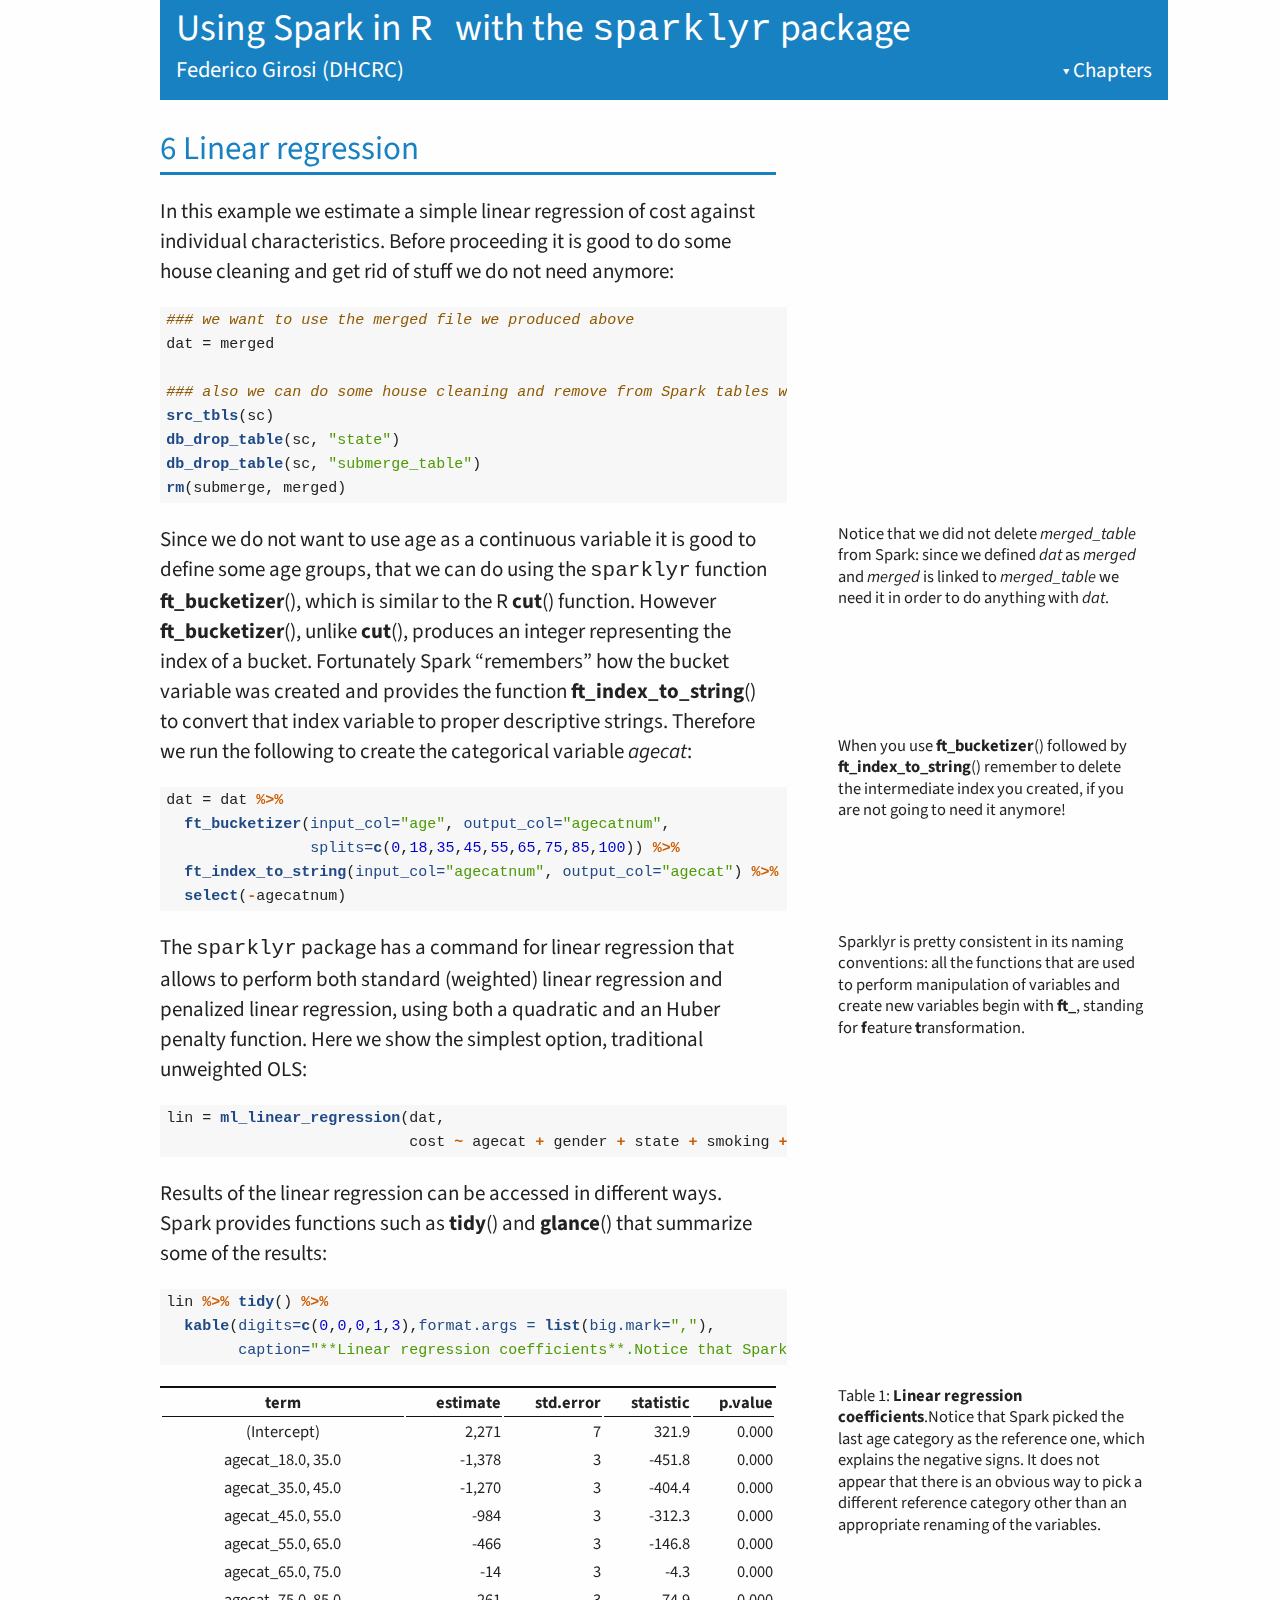
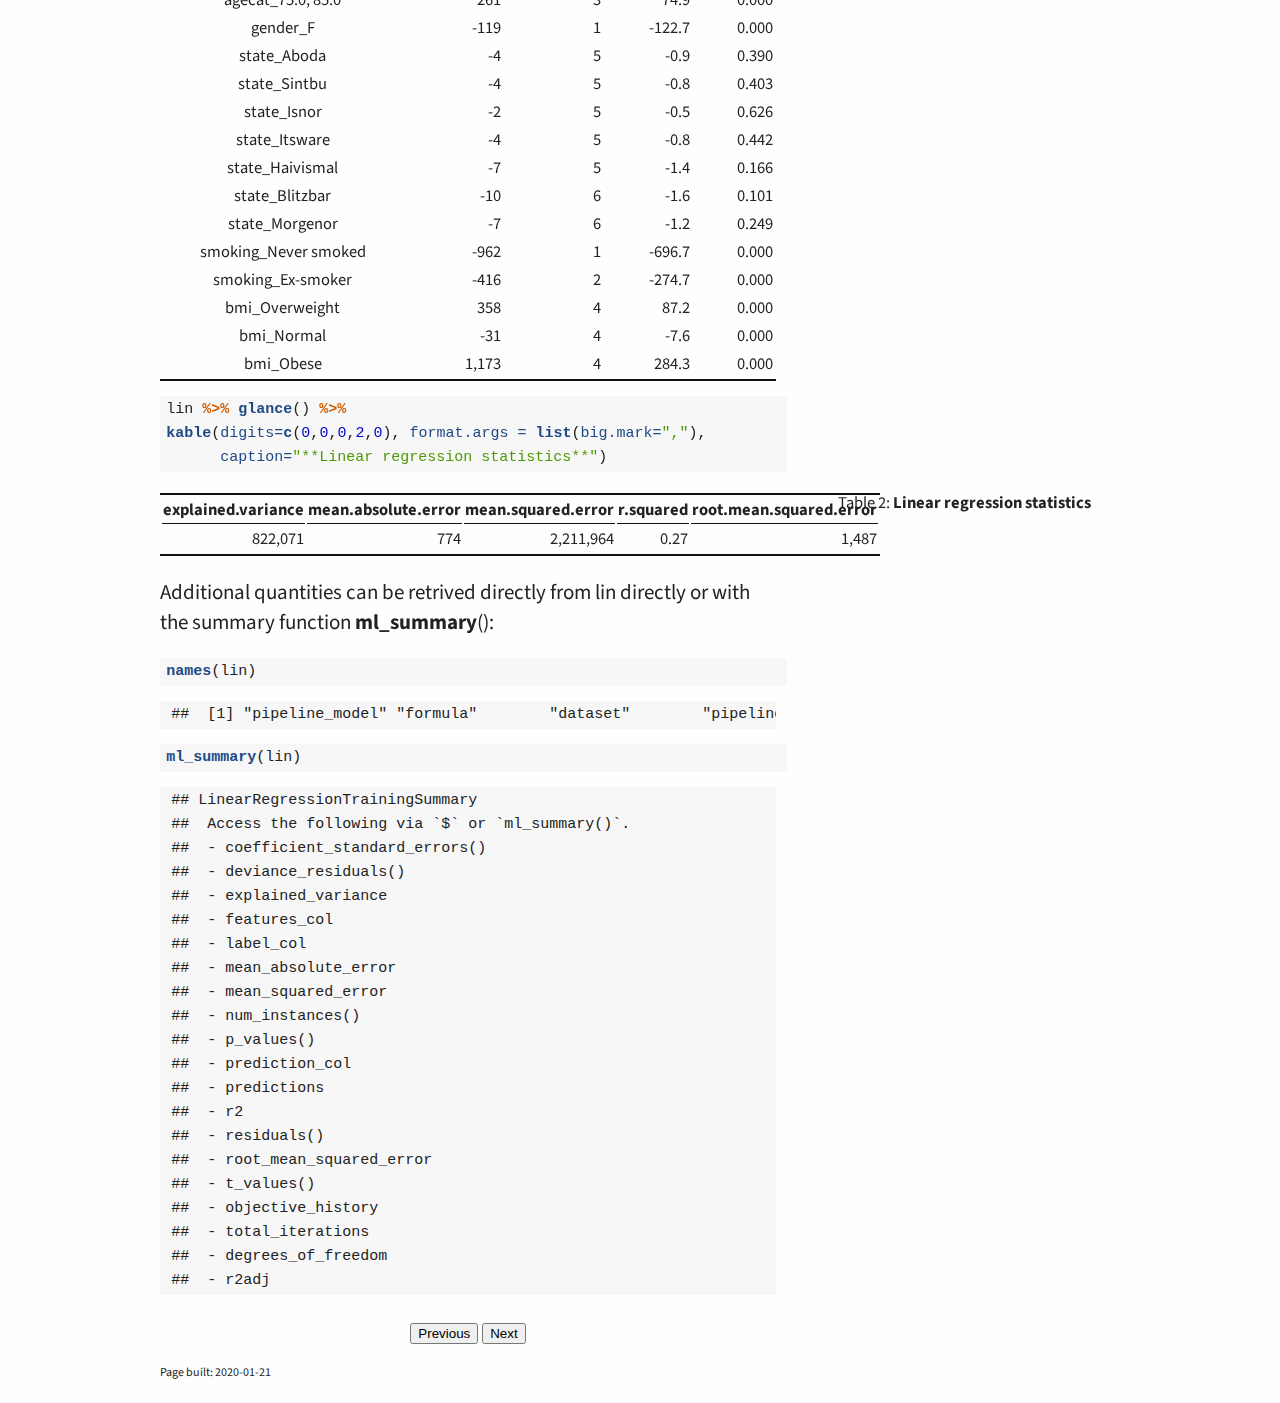
<file: linear-regression.html>
<!DOCTYPE html>
<html xmlns="http://www.w3.org/1999/xhtml" lang="" xml:lang="">
<head>

<meta charset="utf-8" />
<meta http-equiv="Content-Type" content="text/html; charset=utf-8" />
<meta name="generator" content="pandoc" />
<meta name="viewport" content="width=device-width, initial-scale=1" />
<meta property="og:title" content="6 Linear regression | Using Spark in  R  with the sparklyr package" />
<meta property="og:type" content="book" />





<meta name="author" content="Federico Girosi (DHCRC)" />

<meta name="date" content="2020-01-21" />


<meta name="description" content="6 Linear regression | Using Spark in  R  with the sparklyr package">

<title>6 Linear regression | Using Spark in  R  with the sparklyr package</title>

<link href="libs/tufte-css/tufte.css" rel="stylesheet" />
<link href="libs/tufte-css/envisioned.css" rel="stylesheet" />
<link href="libs/msmb-css/msmb.css" rel="stylesheet" />
<script>
function toggle_visibility(id1, id2) {
var e = document.getElementById(id1);
var f = document.getElementById(id2);

e.style.display = ((e.style.display!='none') ? 'none' : 'block');

if(f.classList.contains('fa-plus-square')) {
    f.classList.add('fa-minus-square')
    f.classList.remove('fa-plus-square')
} else {
    f.classList.add('fa-plus-square')
    f.classList.remove('fa-minus-square')
}

}
</script>


<style type="text/css">code{white-space: pre;}</style>
<style type="text/css">
pre > code.sourceCode { white-space: pre; position: relative; }
pre > code.sourceCode > span { display: inline-block; line-height: 1.25; }
pre > code.sourceCode > span:empty { height: 1.2em; }
code.sourceCode > span { color: inherit; text-decoration: inherit; }
div.sourceCode { margin: 1em 0; }
pre.sourceCode { margin: 0; }
@media screen {
div.sourceCode { overflow: auto; }
}
@media print {
pre > code.sourceCode { white-space: pre-wrap; }
pre > code.sourceCode > span { text-indent: -5em; padding-left: 5em; }
}
pre.numberSource code
  { counter-reset: source-line 0; }
pre.numberSource code > span
  { position: relative; left: -4em; counter-increment: source-line; }
pre.numberSource code > span > a:first-child::before
  { content: counter(source-line);
    position: relative; left: -1em; text-align: right; vertical-align: baseline;
    border: none; display: inline-block;
    -webkit-touch-callout: none; -webkit-user-select: none;
    -khtml-user-select: none; -moz-user-select: none;
    -ms-user-select: none; user-select: none;
    padding: 0 4px; width: 4em;
    color: #aaaaaa;
  }
pre.numberSource { margin-left: 3em; border-left: 1px solid #aaaaaa;  padding-left: 4px; }
div.sourceCode
  {  background-color: #f8f8f8; }
@media screen {
pre > code.sourceCode > span > a:first-child::before { text-decoration: underline; }
}
code span.al { color: #ef2929; } /* Alert */
code span.an { color: #8f5902; font-weight: bold; font-style: italic; } /* Annotation */
code span.at { color: #c4a000; } /* Attribute */
code span.bn { color: #0000cf; } /* BaseN */
code span.cf { color: #204a87; font-weight: bold; } /* ControlFlow */
code span.ch { color: #4e9a06; } /* Char */
code span.cn { color: #000000; } /* Constant */
code span.co { color: #8f5902; font-style: italic; } /* Comment */
code span.cv { color: #8f5902; font-weight: bold; font-style: italic; } /* CommentVar */
code span.do { color: #8f5902; font-weight: bold; font-style: italic; } /* Documentation */
code span.dt { color: #204a87; } /* DataType */
code span.dv { color: #0000cf; } /* DecVal */
code span.er { color: #a40000; font-weight: bold; } /* Error */
code span.ex { } /* Extension */
code span.fl { color: #0000cf; } /* Float */
code span.fu { color: #000000; } /* Function */
code span.im { } /* Import */
code span.in { color: #8f5902; font-weight: bold; font-style: italic; } /* Information */
code span.kw { color: #204a87; font-weight: bold; } /* Keyword */
code span.op { color: #ce5c00; font-weight: bold; } /* Operator */
code span.ot { color: #8f5902; } /* Other */
code span.pp { color: #8f5902; font-style: italic; } /* Preprocessor */
code span.sc { color: #000000; } /* SpecialChar */
code span.ss { color: #4e9a06; } /* SpecialString */
code span.st { color: #4e9a06; } /* String */
code span.va { color: #000000; } /* Variable */
code span.vs { color: #4e9a06; } /* VerbatimString */
code span.wa { color: #8f5902; font-weight: bold; font-style: italic; } /* Warning */
</style>


<link rel="stylesheet" href="test.css" type="text/css" />

</head>

<body>



<div class="row">
<div class="col-sm-12">
<div id="TOC">
<ul class="navbar">
<li class="msmb"><p class="title">Using Spark in <font face="Courier New"> R </font> with the <font face="Courier New">sparklyr</font> package<p><p class="author">Federico Girosi (DHCRC)</p>
<li class="dropdown" style="float:right">
<a href="javascript:void(0)" class="dropbtn">&#x25BE; Chapters</a>
<div class="dropdown-content">
<a href="index.html"><span class="toc-section-number">1</span> Introduction</a>
<a href="setting-up-spark-on-your-laptop.html"><span class="toc-section-number">2</span> Setting up Spark on your laptop</a>
<a href="launching-spark-and-importing-a-csv-file.html"><span class="toc-section-number">3</span> Launching Spark and importing a CSV file</a>
<a href="working-with-data-in-spark.html"><span class="toc-section-number">4</span> Working with data in Spark</a>
<a href="merging-and-subsetting.html"><span class="toc-section-number">5</span> Merging and subsetting</a>
<a id="active-page" href="linear-regression.html"><span class="toc-section-number">6</span> Linear regression</a>
<a href="user-defined-functions.html"><span class="toc-section-number">7</span> User defined functions</a>
<a href="user-defined-functions-and-hive-sql.html"><span class="toc-section-number">8</span> User defined functions and HIVE SQL</a>
<a href="logistic-regression.html"><span class="toc-section-number">9</span> Logistic Regression</a>
<a href="appendix-a-data-description.html">Appendix A: data description</a>
<a href="references.html">References</a>
</div>
</li>
</ul>
</div>
</div>
</div>
<div class="row">
<div class="col-sm-12">
<!DOCTYPE html PUBLIC "-//W3C//DTD HTML 4.0 Transitional//EN" "http://www.w3.org/TR/REC-html40/loose.dtd">
<html><body><div id="linear-regression" class="section level1" number="6">
<h1 number="6">
<span class="header-section-number">6</span> Linear regression</h1>
<p>In this example we estimate a simple linear regression of cost against individual characteristics. Before proceeding it is good to do some house cleaning and get rid of stuff we do not need anymore:</p>
<div class="sourceCode" id="cb33"><pre class="sourceCode r"><code class="sourceCode r"><span id="cb33-1"><a href="linear-regression.html#cb33-1"></a><span class="co">### we want to use the merged file we produced above</span></span>
<span id="cb33-2"><a href="linear-regression.html#cb33-2"></a>dat =<span class="st"> </span>merged</span>
<span id="cb33-3"><a href="linear-regression.html#cb33-3"></a></span>
<span id="cb33-4"><a href="linear-regression.html#cb33-4"></a><span class="co">### also we can do some house cleaning and remove from Spark tables we do not need anymore:</span></span>
<span id="cb33-5"><a href="linear-regression.html#cb33-5"></a><span class="kw">src_tbls</span>(sc)</span>
<span id="cb33-6"><a href="linear-regression.html#cb33-6"></a><span class="kw">db_drop_table</span>(sc, <span class="st">"state"</span>)</span>
<span id="cb33-7"><a href="linear-regression.html#cb33-7"></a><span class="kw">db_drop_table</span>(sc, <span class="st">"submerge_table"</span>)</span>
<span id="cb33-8"><a href="linear-regression.html#cb33-8"></a><span class="kw">rm</span>(submerge, merged)</span></code></pre></div>
<p><label for="tufte-mn-10" class="margin-toggle">⊕</label><input type="checkbox" id="tufte-mn-10" class="margin-toggle"><span class="marginnote">Notice that we did not delete <em>merged_table</em> from Spark: since we defined <em>dat</em> as <em>merged</em> and <em>merged</em> is linked to <em>merged_table</em> we need it in order to do anything with <em>dat</em>.</span></p>
<p>Since we do not want to use age as a continuous variable it is good to define some age groups, that we can do using the <font face="Courier New">sparklyr</font> function <strong>ft_bucketizer</strong>(), which is similar to the R <strong>cut</strong>() function. However <strong>ft_bucketizer</strong>(), unlike <strong>cut</strong>(), produces an integer representing the index of a bucket. Fortunately Spark “remembers” how the bucket variable was created and provides the function <strong>ft_index_to_string</strong>() to convert that index variable to proper descriptive strings. Therefore we run the following to create the categorical variable <em>agecat</em>:
<label for="tufte-mn-11" class="margin-toggle">⊕</label><input type="checkbox" id="tufte-mn-11" class="margin-toggle"><span class="marginnote">When you use <strong>ft_bucketizer</strong>() followed by <strong>ft_index_to_string</strong>() remember to delete the intermediate index you created, if you are not going to need it anymore!</span></p>
<div class="sourceCode" id="cb34"><pre class="sourceCode r"><code class="sourceCode r"><span id="cb34-1"><a href="linear-regression.html#cb34-1"></a>dat =<span class="st"> </span>dat <span class="op">%&gt;%</span><span class="st"> </span></span>
<span id="cb34-2"><a href="linear-regression.html#cb34-2"></a><span class="st">  </span><span class="kw">ft_bucketizer</span>(<span class="dt">input_col=</span><span class="st">"age"</span>, <span class="dt">output_col=</span><span class="st">"agecatnum"</span>,</span>
<span id="cb34-3"><a href="linear-regression.html#cb34-3"></a>                <span class="dt">splits=</span><span class="kw">c</span>(<span class="dv">0</span>,<span class="dv">18</span>,<span class="dv">35</span>,<span class="dv">45</span>,<span class="dv">55</span>,<span class="dv">65</span>,<span class="dv">75</span>,<span class="dv">85</span>,<span class="dv">100</span>)) <span class="op">%&gt;%</span><span class="st"> </span></span>
<span id="cb34-4"><a href="linear-regression.html#cb34-4"></a><span class="st">  </span><span class="kw">ft_index_to_string</span>(<span class="dt">input_col=</span><span class="st">"agecatnum"</span>, <span class="dt">output_col=</span><span class="st">"agecat"</span>) <span class="op">%&gt;%</span><span class="st"> </span></span>
<span id="cb34-5"><a href="linear-regression.html#cb34-5"></a><span class="st">  </span><span class="kw">select</span>(<span class="op">-</span>agecatnum)</span></code></pre></div>
<p><label for="tufte-mn-12" class="margin-toggle">⊕</label><input type="checkbox" id="tufte-mn-12" class="margin-toggle"><span class="marginnote">Sparklyr is pretty consistent in its naming conventions: all the functions that are used to perform manipulation of variables and create new variables begin with <strong>ft_</strong>, standing for <strong>f</strong>eature <strong>t</strong>ransformation.</span></p>
<p>The <font face="Courier New">sparklyr</font> package has a command for linear regression that allows to perform both standard (weighted) linear regression and penalized linear regression, using both a quadratic and an Huber penalty function. Here we show the simplest option, traditional unweighted OLS:</p>
<div class="sourceCode" id="cb35"><pre class="sourceCode r"><code class="sourceCode r"><span id="cb35-1"><a href="linear-regression.html#cb35-1"></a>lin =<span class="st"> </span><span class="kw">ml_linear_regression</span>(dat, </span>
<span id="cb35-2"><a href="linear-regression.html#cb35-2"></a>                           cost <span class="op">~</span><span class="st"> </span>agecat <span class="op">+</span><span class="st"> </span>gender <span class="op">+</span><span class="st"> </span>state <span class="op">+</span><span class="st"> </span>smoking <span class="op">+</span><span class="st"> </span>bmi)</span></code></pre></div>
<p>Results of the linear regression can be accessed in different ways. Spark provides functions such as <strong>tidy</strong>() and <strong>glance</strong>() that summarize some of the results:</p>
<div class="sourceCode" id="cb36"><pre class="sourceCode r"><code class="sourceCode r"><span id="cb36-1"><a href="linear-regression.html#cb36-1"></a>lin <span class="op">%&gt;%</span><span class="st"> </span><span class="kw">tidy</span>() <span class="op">%&gt;%</span><span class="st"> </span></span>
<span id="cb36-2"><a href="linear-regression.html#cb36-2"></a><span class="st">  </span><span class="kw">kable</span>(<span class="dt">digits=</span><span class="kw">c</span>(<span class="dv">0</span>,<span class="dv">0</span>,<span class="dv">0</span>,<span class="dv">1</span>,<span class="dv">3</span>),<span class="dt">format.args =</span> <span class="kw">list</span>(<span class="dt">big.mark=</span><span class="st">","</span>),</span>
<span id="cb36-3"><a href="linear-regression.html#cb36-3"></a>        <span class="dt">caption=</span><span class="st">"**Linear regression coefficients**.Notice that Spark picked the last age category as the reference one, which explains the negative signs. It does not appear that there is an obvious way to pick a different reference category other than an appropriate renaming of the variables."</span>)</span></code></pre></div>
<p><!--
<caption>--><span class="marginnote shownote"><span id="tab:tidy">Table 1: </span><strong>Linear regression coefficients</strong>.Notice that Spark picked the last age category as the reference one, which explains the negative signs. It does not appear that there is an obvious way to pick a different reference category other than an appropriate renaming of the variables.</span><!--</caption>--></p>
<table>
<thead><tr class="header">
<th align="center">term</th>
<th align="right">estimate</th>
<th align="right">std.error</th>
<th align="right">statistic</th>
<th align="right">p.value</th>
</tr></thead>
<tbody>
<tr class="odd">
<td align="center">(Intercept)</td>
<td align="right">2,271</td>
<td align="right">7</td>
<td align="right">321.9</td>
<td align="right">0.000</td>
</tr>
<tr class="even">
<td align="center">agecat_18.0, 35.0</td>
<td align="right">-1,378</td>
<td align="right">3</td>
<td align="right">-451.8</td>
<td align="right">0.000</td>
</tr>
<tr class="odd">
<td align="center">agecat_35.0, 45.0</td>
<td align="right">-1,270</td>
<td align="right">3</td>
<td align="right">-404.4</td>
<td align="right">0.000</td>
</tr>
<tr class="even">
<td align="center">agecat_45.0, 55.0</td>
<td align="right">-984</td>
<td align="right">3</td>
<td align="right">-312.3</td>
<td align="right">0.000</td>
</tr>
<tr class="odd">
<td align="center">agecat_55.0, 65.0</td>
<td align="right">-466</td>
<td align="right">3</td>
<td align="right">-146.8</td>
<td align="right">0.000</td>
</tr>
<tr class="even">
<td align="center">agecat_65.0, 75.0</td>
<td align="right">-14</td>
<td align="right">3</td>
<td align="right">-4.3</td>
<td align="right">0.000</td>
</tr>
<tr class="odd">
<td align="center">agecat_75.0, 85.0</td>
<td align="right">261</td>
<td align="right">3</td>
<td align="right">74.9</td>
<td align="right">0.000</td>
</tr>
<tr class="even">
<td align="center">gender_F</td>
<td align="right">-119</td>
<td align="right">1</td>
<td align="right">-122.7</td>
<td align="right">0.000</td>
</tr>
<tr class="odd">
<td align="center">state_Aboda</td>
<td align="right">-4</td>
<td align="right">5</td>
<td align="right">-0.9</td>
<td align="right">0.390</td>
</tr>
<tr class="even">
<td align="center">state_Sintbu</td>
<td align="right">-4</td>
<td align="right">5</td>
<td align="right">-0.8</td>
<td align="right">0.403</td>
</tr>
<tr class="odd">
<td align="center">state_Isnor</td>
<td align="right">-2</td>
<td align="right">5</td>
<td align="right">-0.5</td>
<td align="right">0.626</td>
</tr>
<tr class="even">
<td align="center">state_Itsware</td>
<td align="right">-4</td>
<td align="right">5</td>
<td align="right">-0.8</td>
<td align="right">0.442</td>
</tr>
<tr class="odd">
<td align="center">state_Haivismal</td>
<td align="right">-7</td>
<td align="right">5</td>
<td align="right">-1.4</td>
<td align="right">0.166</td>
</tr>
<tr class="even">
<td align="center">state_Blitzbar</td>
<td align="right">-10</td>
<td align="right">6</td>
<td align="right">-1.6</td>
<td align="right">0.101</td>
</tr>
<tr class="odd">
<td align="center">state_Morgenor</td>
<td align="right">-7</td>
<td align="right">6</td>
<td align="right">-1.2</td>
<td align="right">0.249</td>
</tr>
<tr class="even">
<td align="center">smoking_Never smoked</td>
<td align="right">-962</td>
<td align="right">1</td>
<td align="right">-696.7</td>
<td align="right">0.000</td>
</tr>
<tr class="odd">
<td align="center">smoking_Ex-smoker</td>
<td align="right">-416</td>
<td align="right">2</td>
<td align="right">-274.7</td>
<td align="right">0.000</td>
</tr>
<tr class="even">
<td align="center">bmi_Overweight</td>
<td align="right">358</td>
<td align="right">4</td>
<td align="right">87.2</td>
<td align="right">0.000</td>
</tr>
<tr class="odd">
<td align="center">bmi_Normal</td>
<td align="right">-31</td>
<td align="right">4</td>
<td align="right">-7.6</td>
<td align="right">0.000</td>
</tr>
<tr class="even">
<td align="center">bmi_Obese</td>
<td align="right">1,173</td>
<td align="right">4</td>
<td align="right">284.3</td>
<td align="right">0.000</td>
</tr>
</tbody>
</table>
<div class="sourceCode" id="cb37"><pre class="sourceCode r"><code class="sourceCode r"><span id="cb37-1"><a href="linear-regression.html#cb37-1"></a>lin <span class="op">%&gt;%</span><span class="st"> </span><span class="kw">glance</span>() <span class="op">%&gt;%</span><span class="st"> </span></span>
<span id="cb37-2"><a href="linear-regression.html#cb37-2"></a><span class="kw">kable</span>(<span class="dt">digits=</span><span class="kw">c</span>(<span class="dv">0</span>,<span class="dv">0</span>,<span class="dv">0</span>,<span class="dv">2</span>,<span class="dv">0</span>), <span class="dt">format.args =</span> <span class="kw">list</span>(<span class="dt">big.mark=</span><span class="st">","</span>), </span>
<span id="cb37-3"><a href="linear-regression.html#cb37-3"></a>      <span class="dt">caption=</span><span class="st">"**Linear regression statistics**"</span>)</span></code></pre></div>
<p><!--
<caption>--><span class="marginnote shownote"><span id="tab:glance">Table 2: </span><strong>Linear regression statistics</strong></span><!--</caption>--></p>
<table>
<thead><tr class="header">
<th align="right">explained.variance</th>
<th align="right">mean.absolute.error</th>
<th align="right">mean.squared.error</th>
<th align="right">r.squared</th>
<th align="right">root.mean.squared.error</th>
</tr></thead>
<tbody><tr class="odd">
<td align="right">822,071</td>
<td align="right">774</td>
<td align="right">2,211,964</td>
<td align="right">0.27</td>
<td align="right">1,487</td>
</tr></tbody>
</table>
<p>Additional quantities can be retrived directly from lin directly or with the summary function <strong>ml_summary</strong>():</p>
<div class="sourceCode" id="cb38"><pre class="sourceCode r"><code class="sourceCode r"><span id="cb38-1"><a href="linear-regression.html#cb38-1"></a><span class="kw">names</span>(lin)</span></code></pre></div>
<pre><code>##  [1] "pipeline_model" "formula"        "dataset"        "pipeline"       "model"          "label_col"      "features_col"   "feature_names"  "response"       "coefficients"   "summary"</code></pre>
<div class="sourceCode" id="cb40"><pre class="sourceCode r"><code class="sourceCode r"><span id="cb40-1"><a href="linear-regression.html#cb40-1"></a><span class="kw">ml_summary</span>(lin)</span></code></pre></div>
<pre><code>## LinearRegressionTrainingSummary 
##  Access the following via `$` or `ml_summary()`. 
##  - coefficient_standard_errors() 
##  - deviance_residuals() 
##  - explained_variance 
##  - features_col 
##  - label_col 
##  - mean_absolute_error 
##  - mean_squared_error 
##  - num_instances() 
##  - p_values() 
##  - prediction_col 
##  - predictions 
##  - r2 
##  - residuals() 
##  - root_mean_squared_error 
##  - t_values() 
##  - objective_history 
##  - total_iterations 
##  - degrees_of_freedom 
##  - r2adj</code></pre>

</div></body></html>

<p style="text-align: center;">
<a href="merging-and-subsetting.html"><button class="btn btn-default">Previous</button></a>
<a href="user-defined-functions.html"><button class="btn btn-default">Next</button></a>
</p>
<p class="build-date">Page built: 
2020-01-21
</p>
</div>
</div>



</body>
</html>
</file>
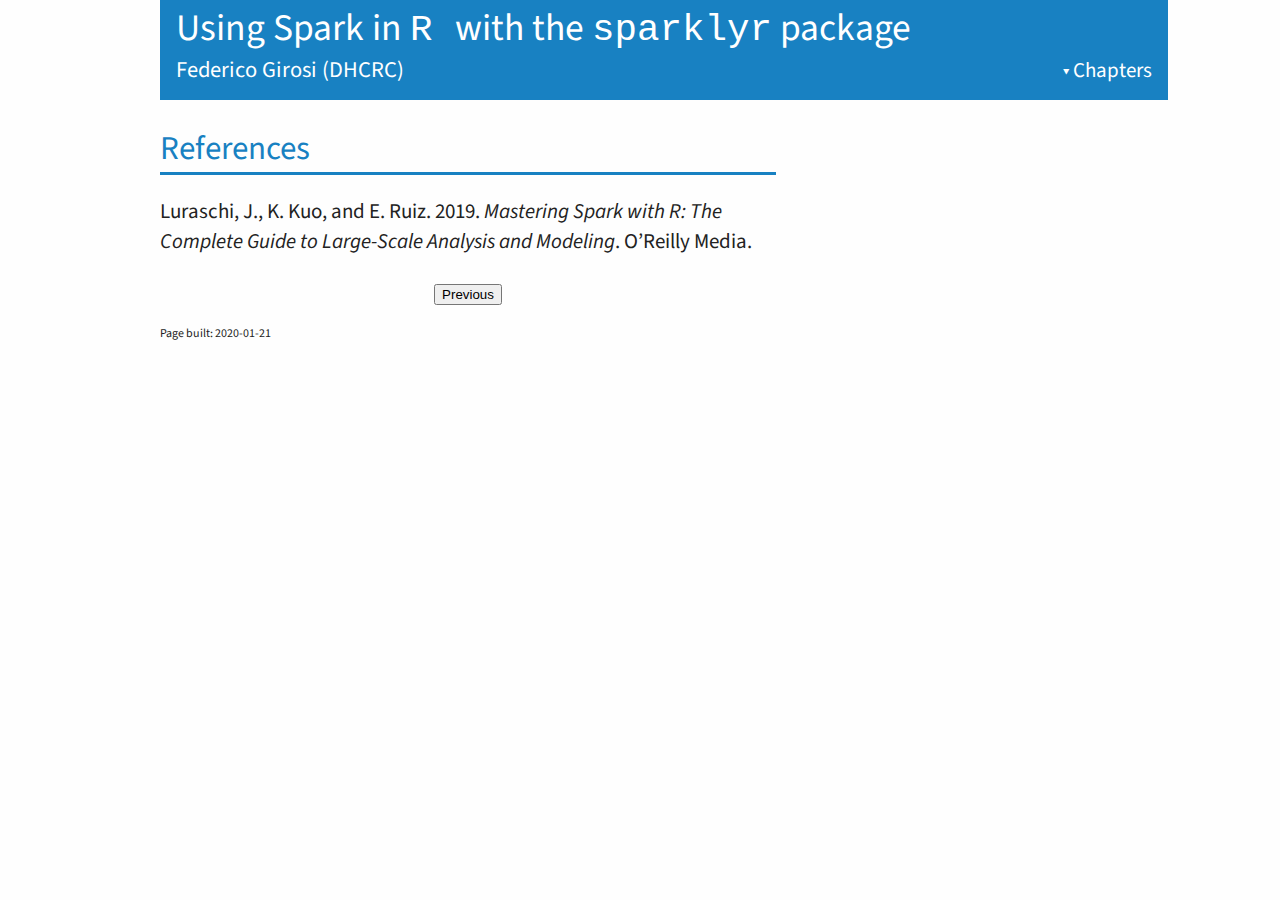
<file: references.html>
<!DOCTYPE html>
<html xmlns="http://www.w3.org/1999/xhtml" lang="" xml:lang="">
<head>

<meta charset="utf-8" />
<meta http-equiv="Content-Type" content="text/html; charset=utf-8" />
<meta name="generator" content="pandoc" />
<meta name="viewport" content="width=device-width, initial-scale=1" />
<meta property="og:title" content="References | Using Spark in  R  with the sparklyr package" />
<meta property="og:type" content="book" />





<meta name="author" content="Federico Girosi (DHCRC)" />

<meta name="date" content="2020-01-21" />


<meta name="description" content="References | Using Spark in  R  with the sparklyr package">

<title>References | Using Spark in  R  with the sparklyr package</title>

<link href="libs/tufte-css/tufte.css" rel="stylesheet" />
<link href="libs/tufte-css/envisioned.css" rel="stylesheet" />
<link href="libs/msmb-css/msmb.css" rel="stylesheet" />
<script>
function toggle_visibility(id1, id2) {
var e = document.getElementById(id1);
var f = document.getElementById(id2);

e.style.display = ((e.style.display!='none') ? 'none' : 'block');

if(f.classList.contains('fa-plus-square')) {
    f.classList.add('fa-minus-square')
    f.classList.remove('fa-plus-square')
} else {
    f.classList.add('fa-plus-square')
    f.classList.remove('fa-minus-square')
}

}
</script>


<style type="text/css">code{white-space: pre;}</style>
<style type="text/css">
pre > code.sourceCode { white-space: pre; position: relative; }
pre > code.sourceCode > span { display: inline-block; line-height: 1.25; }
pre > code.sourceCode > span:empty { height: 1.2em; }
code.sourceCode > span { color: inherit; text-decoration: inherit; }
div.sourceCode { margin: 1em 0; }
pre.sourceCode { margin: 0; }
@media screen {
div.sourceCode { overflow: auto; }
}
@media print {
pre > code.sourceCode { white-space: pre-wrap; }
pre > code.sourceCode > span { text-indent: -5em; padding-left: 5em; }
}
pre.numberSource code
  { counter-reset: source-line 0; }
pre.numberSource code > span
  { position: relative; left: -4em; counter-increment: source-line; }
pre.numberSource code > span > a:first-child::before
  { content: counter(source-line);
    position: relative; left: -1em; text-align: right; vertical-align: baseline;
    border: none; display: inline-block;
    -webkit-touch-callout: none; -webkit-user-select: none;
    -khtml-user-select: none; -moz-user-select: none;
    -ms-user-select: none; user-select: none;
    padding: 0 4px; width: 4em;
    color: #aaaaaa;
  }
pre.numberSource { margin-left: 3em; border-left: 1px solid #aaaaaa;  padding-left: 4px; }
div.sourceCode
  {  background-color: #f8f8f8; }
@media screen {
pre > code.sourceCode > span > a:first-child::before { text-decoration: underline; }
}
code span.al { color: #ef2929; } /* Alert */
code span.an { color: #8f5902; font-weight: bold; font-style: italic; } /* Annotation */
code span.at { color: #c4a000; } /* Attribute */
code span.bn { color: #0000cf; } /* BaseN */
code span.cf { color: #204a87; font-weight: bold; } /* ControlFlow */
code span.ch { color: #4e9a06; } /* Char */
code span.cn { color: #000000; } /* Constant */
code span.co { color: #8f5902; font-style: italic; } /* Comment */
code span.cv { color: #8f5902; font-weight: bold; font-style: italic; } /* CommentVar */
code span.do { color: #8f5902; font-weight: bold; font-style: italic; } /* Documentation */
code span.dt { color: #204a87; } /* DataType */
code span.dv { color: #0000cf; } /* DecVal */
code span.er { color: #a40000; font-weight: bold; } /* Error */
code span.ex { } /* Extension */
code span.fl { color: #0000cf; } /* Float */
code span.fu { color: #000000; } /* Function */
code span.im { } /* Import */
code span.in { color: #8f5902; font-weight: bold; font-style: italic; } /* Information */
code span.kw { color: #204a87; font-weight: bold; } /* Keyword */
code span.op { color: #ce5c00; font-weight: bold; } /* Operator */
code span.ot { color: #8f5902; } /* Other */
code span.pp { color: #8f5902; font-style: italic; } /* Preprocessor */
code span.sc { color: #000000; } /* SpecialChar */
code span.ss { color: #4e9a06; } /* SpecialString */
code span.st { color: #4e9a06; } /* String */
code span.va { color: #000000; } /* Variable */
code span.vs { color: #4e9a06; } /* VerbatimString */
code span.wa { color: #8f5902; font-weight: bold; font-style: italic; } /* Warning */
</style>


<link rel="stylesheet" href="test.css" type="text/css" />

</head>

<body>



<div class="row">
<div class="col-sm-12">
<div id="TOC">
<ul class="navbar">
<li class="msmb"><p class="title">Using Spark in <font face="Courier New"> R </font> with the <font face="Courier New">sparklyr</font> package<p><p class="author">Federico Girosi (DHCRC)</p>
<li class="dropdown" style="float:right">
<a href="javascript:void(0)" class="dropbtn">&#x25BE; Chapters</a>
<div class="dropdown-content">
<a href="index.html"><span class="toc-section-number">1</span> Introduction</a>
<a href="setting-up-spark-on-your-laptop.html"><span class="toc-section-number">2</span> Setting up Spark on your laptop</a>
<a href="launching-spark-and-importing-a-csv-file.html"><span class="toc-section-number">3</span> Launching Spark and importing a CSV file</a>
<a href="working-with-data-in-spark.html"><span class="toc-section-number">4</span> Working with data in Spark</a>
<a href="merging-and-subsetting.html"><span class="toc-section-number">5</span> Merging and subsetting</a>
<a href="linear-regression.html"><span class="toc-section-number">6</span> Linear regression</a>
<a href="user-defined-functions.html"><span class="toc-section-number">7</span> User defined functions</a>
<a href="user-defined-functions-and-hive-sql.html"><span class="toc-section-number">8</span> User defined functions and HIVE SQL</a>
<a href="logistic-regression.html"><span class="toc-section-number">9</span> Logistic Regression</a>
<a href="appendix-a-data-description.html">Appendix A: data description</a>
<a id="active-page" href="references.html">References</a>
</div>
</li>
</ul>
</div>
</div>
</div>
<div class="row">
<div class="col-sm-12">
<!DOCTYPE html PUBLIC "-//W3C//DTD HTML 4.0 Transitional//EN" "http://www.w3.org/TR/REC-html40/loose.dtd">
<html><body><div id="references" class="section level1 unnumbered" number="">
<h1 class="unnumbered" number="">References</h1>

<div id="refs" class="references hanging-indent">
<div id="ref-LurKuoRui19">
<p>Luraschi, J., K. Kuo, and E. Ruiz. 2019. <em>Mastering Spark with R: The Complete Guide to Large-Scale Analysis and Modeling</em>. O’Reilly Media.</p>
</div>
</div>
</div></body></html>

<p style="text-align: center;">
<a href="appendix-a-data-description.html"><button class="btn btn-default">Previous</button></a>
</p>
<p class="build-date">Page built: 
2020-01-21
</p>
</div>
</div>



</body>
</html>
</file>
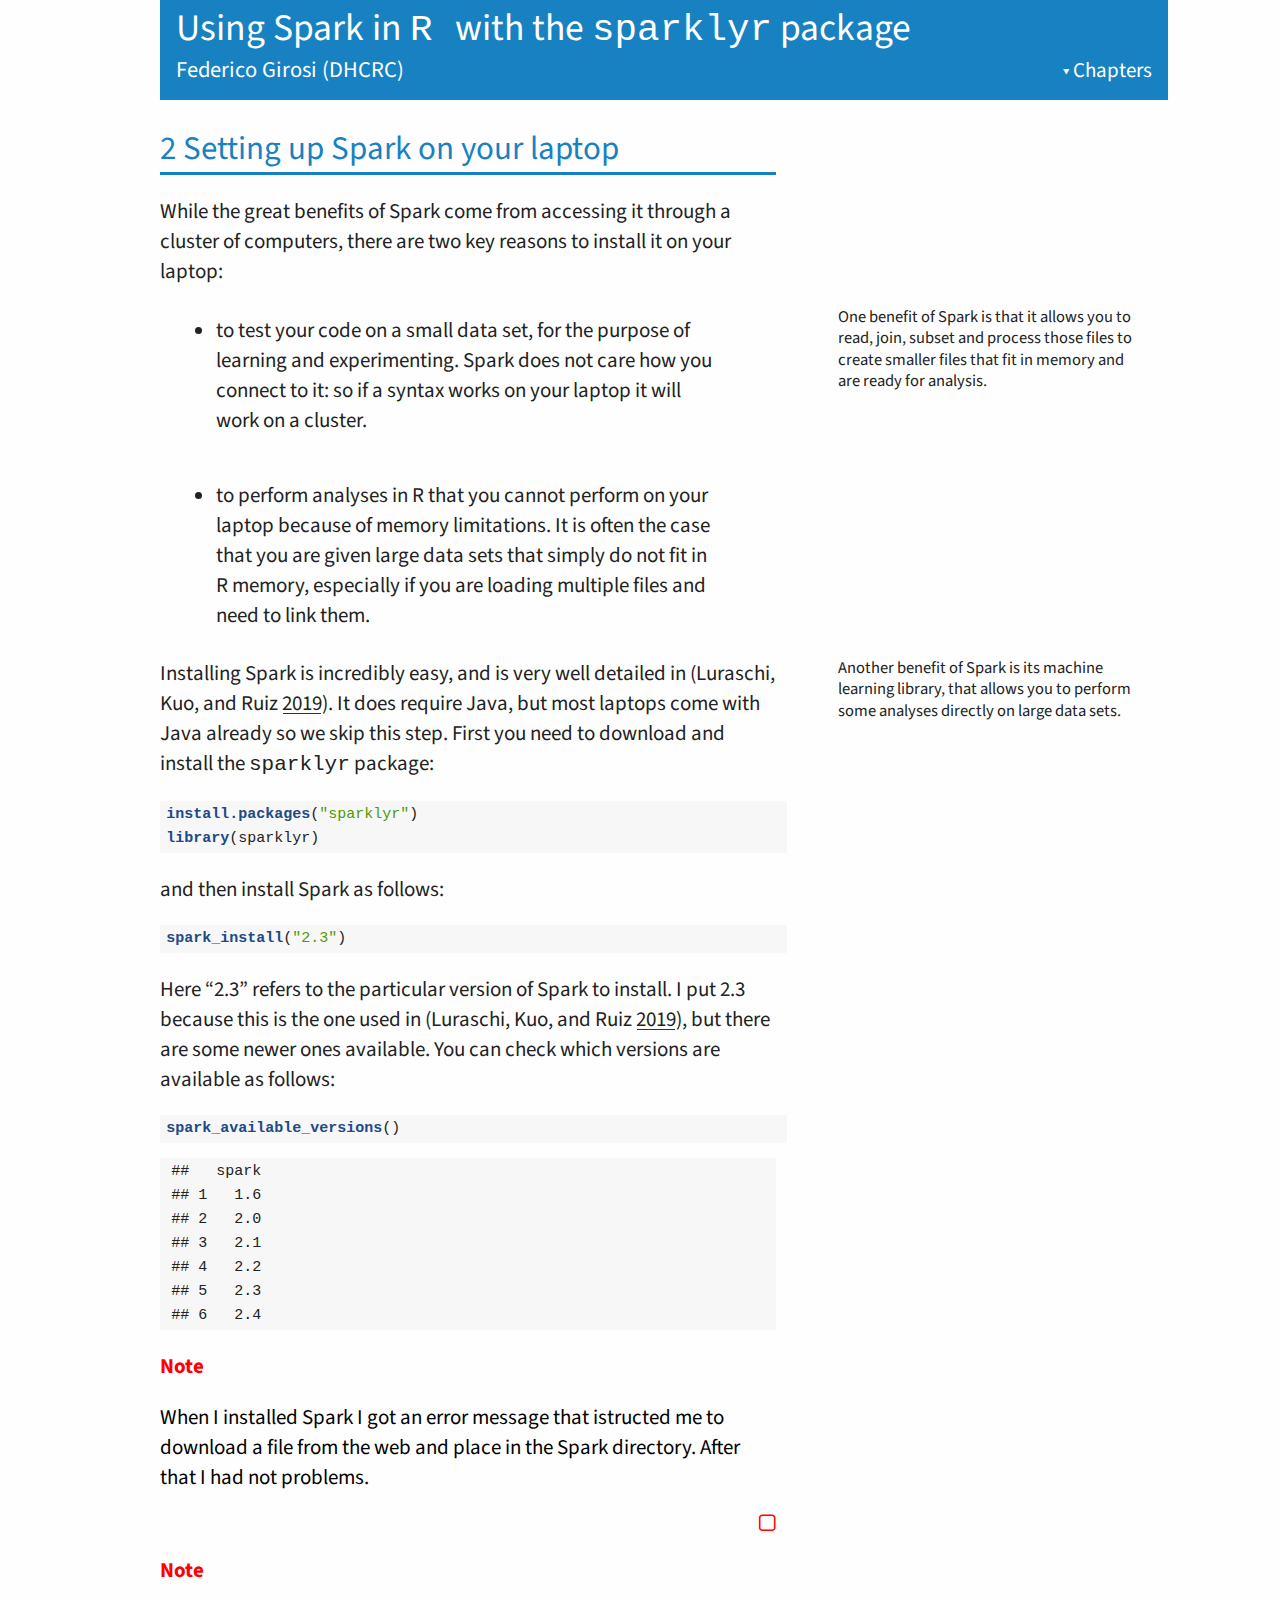
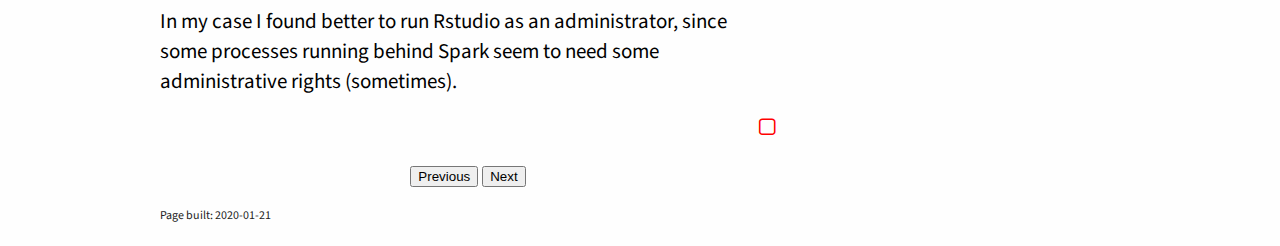
<file: setting-up-spark-on-your-laptop.html>
<!DOCTYPE html>
<html xmlns="http://www.w3.org/1999/xhtml" lang="" xml:lang="">
<head>

<meta charset="utf-8" />
<meta http-equiv="Content-Type" content="text/html; charset=utf-8" />
<meta name="generator" content="pandoc" />
<meta name="viewport" content="width=device-width, initial-scale=1" />
<meta property="og:title" content="2 Setting up Spark on your laptop | Using Spark in  R  with the sparklyr package" />
<meta property="og:type" content="book" />





<meta name="author" content="Federico Girosi (DHCRC)" />

<meta name="date" content="2020-01-21" />


<meta name="description" content="2 Setting up Spark on your laptop | Using Spark in  R  with the sparklyr package">

<title>2 Setting up Spark on your laptop | Using Spark in  R  with the sparklyr package</title>

<link href="libs/tufte-css/tufte.css" rel="stylesheet" />
<link href="libs/tufte-css/envisioned.css" rel="stylesheet" />
<link href="libs/msmb-css/msmb.css" rel="stylesheet" />
<script>
function toggle_visibility(id1, id2) {
var e = document.getElementById(id1);
var f = document.getElementById(id2);

e.style.display = ((e.style.display!='none') ? 'none' : 'block');

if(f.classList.contains('fa-plus-square')) {
    f.classList.add('fa-minus-square')
    f.classList.remove('fa-plus-square')
} else {
    f.classList.add('fa-plus-square')
    f.classList.remove('fa-minus-square')
}

}
</script>


<style type="text/css">code{white-space: pre;}</style>
<style type="text/css">
pre > code.sourceCode { white-space: pre; position: relative; }
pre > code.sourceCode > span { display: inline-block; line-height: 1.25; }
pre > code.sourceCode > span:empty { height: 1.2em; }
code.sourceCode > span { color: inherit; text-decoration: inherit; }
div.sourceCode { margin: 1em 0; }
pre.sourceCode { margin: 0; }
@media screen {
div.sourceCode { overflow: auto; }
}
@media print {
pre > code.sourceCode { white-space: pre-wrap; }
pre > code.sourceCode > span { text-indent: -5em; padding-left: 5em; }
}
pre.numberSource code
  { counter-reset: source-line 0; }
pre.numberSource code > span
  { position: relative; left: -4em; counter-increment: source-line; }
pre.numberSource code > span > a:first-child::before
  { content: counter(source-line);
    position: relative; left: -1em; text-align: right; vertical-align: baseline;
    border: none; display: inline-block;
    -webkit-touch-callout: none; -webkit-user-select: none;
    -khtml-user-select: none; -moz-user-select: none;
    -ms-user-select: none; user-select: none;
    padding: 0 4px; width: 4em;
    color: #aaaaaa;
  }
pre.numberSource { margin-left: 3em; border-left: 1px solid #aaaaaa;  padding-left: 4px; }
div.sourceCode
  {  background-color: #f8f8f8; }
@media screen {
pre > code.sourceCode > span > a:first-child::before { text-decoration: underline; }
}
code span.al { color: #ef2929; } /* Alert */
code span.an { color: #8f5902; font-weight: bold; font-style: italic; } /* Annotation */
code span.at { color: #c4a000; } /* Attribute */
code span.bn { color: #0000cf; } /* BaseN */
code span.cf { color: #204a87; font-weight: bold; } /* ControlFlow */
code span.ch { color: #4e9a06; } /* Char */
code span.cn { color: #000000; } /* Constant */
code span.co { color: #8f5902; font-style: italic; } /* Comment */
code span.cv { color: #8f5902; font-weight: bold; font-style: italic; } /* CommentVar */
code span.do { color: #8f5902; font-weight: bold; font-style: italic; } /* Documentation */
code span.dt { color: #204a87; } /* DataType */
code span.dv { color: #0000cf; } /* DecVal */
code span.er { color: #a40000; font-weight: bold; } /* Error */
code span.ex { } /* Extension */
code span.fl { color: #0000cf; } /* Float */
code span.fu { color: #000000; } /* Function */
code span.im { } /* Import */
code span.in { color: #8f5902; font-weight: bold; font-style: italic; } /* Information */
code span.kw { color: #204a87; font-weight: bold; } /* Keyword */
code span.op { color: #ce5c00; font-weight: bold; } /* Operator */
code span.ot { color: #8f5902; } /* Other */
code span.pp { color: #8f5902; font-style: italic; } /* Preprocessor */
code span.sc { color: #000000; } /* SpecialChar */
code span.ss { color: #4e9a06; } /* SpecialString */
code span.st { color: #4e9a06; } /* String */
code span.va { color: #000000; } /* Variable */
code span.vs { color: #4e9a06; } /* VerbatimString */
code span.wa { color: #8f5902; font-weight: bold; font-style: italic; } /* Warning */
</style>


<link rel="stylesheet" href="test.css" type="text/css" />

</head>

<body>



<div class="row">
<div class="col-sm-12">
<div id="TOC">
<ul class="navbar">
<li class="msmb"><p class="title">Using Spark in <font face="Courier New"> R </font> with the <font face="Courier New">sparklyr</font> package<p><p class="author">Federico Girosi (DHCRC)</p>
<li class="dropdown" style="float:right">
<a href="javascript:void(0)" class="dropbtn">&#x25BE; Chapters</a>
<div class="dropdown-content">
<a href="index.html"><span class="toc-section-number">1</span> Introduction</a>
<a id="active-page" href="setting-up-spark-on-your-laptop.html"><span class="toc-section-number">2</span> Setting up Spark on your laptop</a>
<a href="launching-spark-and-importing-a-csv-file.html"><span class="toc-section-number">3</span> Launching Spark and importing a CSV file</a>
<a href="working-with-data-in-spark.html"><span class="toc-section-number">4</span> Working with data in Spark</a>
<a href="merging-and-subsetting.html"><span class="toc-section-number">5</span> Merging and subsetting</a>
<a href="linear-regression.html"><span class="toc-section-number">6</span> Linear regression</a>
<a href="user-defined-functions.html"><span class="toc-section-number">7</span> User defined functions</a>
<a href="user-defined-functions-and-hive-sql.html"><span class="toc-section-number">8</span> User defined functions and HIVE SQL</a>
<a href="logistic-regression.html"><span class="toc-section-number">9</span> Logistic Regression</a>
<a href="appendix-a-data-description.html">Appendix A: data description</a>
<a href="references.html">References</a>
</div>
</li>
</ul>
</div>
</div>
</div>
<div class="row">
<div class="col-sm-12">
<!DOCTYPE html PUBLIC "-//W3C//DTD HTML 4.0 Transitional//EN" "http://www.w3.org/TR/REC-html40/loose.dtd">
<html><body><div id="setting-up-spark-on-your-laptop" class="section level1" number="2">
<h1 number="2">
<span class="header-section-number">2</span> Setting up Spark on your laptop</h1>
<p>While the great benefits of Spark come from accessing it through a cluster of computers, there are two key reasons to install it on your laptop:</p>
<p><label for="tufte-mn-4" class="margin-toggle">⊕</label><input type="checkbox" id="tufte-mn-4" class="margin-toggle"><span class="marginnote">One benefit of Spark is that it allows you to read, join, subset and process those files to create smaller files that fit in memory and are ready for analysis.</span></p>
<ul>
<li><p>to test your code on a small data set, for the purpose of learning and experimenting. Spark does not care how you connect to it: so if a syntax works on your laptop it will work on a cluster. <br><br></p></li>
<li><p>to perform analyses in R that you cannot perform on your laptop because of memory limitations. It is often the case that you are given large data sets that simply do not fit in R memory, especially if you are loading multiple files and need to link them.</p></li>
</ul>
<p><label for="tufte-mn-5" class="margin-toggle">⊕</label><input type="checkbox" id="tufte-mn-5" class="margin-toggle"><span class="marginnote">Another benefit of Spark is its machine learning library, that allows you to perform some analyses directly on large data sets.</span></p>
<p>Installing Spark is incredibly easy, and is very well detailed in <span class="citation">(Luraschi, Kuo, and Ruiz <a href="references.html#ref-LurKuoRui19" role="doc-biblioref">2019</a>)</span>. It does require Java, but most laptops come with Java already so we skip this step. First you need to download and install the <font face="Courier New">sparklyr</font> package:</p>
<div class="sourceCode" id="cb1"><pre class="sourceCode r"><code class="sourceCode r"><span id="cb1-1"><a href="setting-up-spark-on-your-laptop.html#cb1-1"></a><span class="kw">install.packages</span>(<span class="st">"sparklyr"</span>)</span>
<span id="cb1-2"><a href="setting-up-spark-on-your-laptop.html#cb1-2"></a><span class="kw">library</span>(sparklyr)</span></code></pre></div>
<p>and then install Spark as follows:</p>
<div class="sourceCode" id="cb2"><pre class="sourceCode r"><code class="sourceCode r"><span id="cb2-1"><a href="setting-up-spark-on-your-laptop.html#cb2-1"></a><span class="kw">spark_install</span>(<span class="st">"2.3"</span>)</span></code></pre></div>
<p>Here “2.3” refers to the particular version of Spark to install. I put 2.3 because this is the one used in <span class="citation">(Luraschi, Kuo, and Ruiz <a href="references.html#ref-LurKuoRui19" role="doc-biblioref">2019</a>)</span>, but there are some newer ones available. You can check which versions are available as follows:</p>
<div class="sourceCode" id="cb3"><pre class="sourceCode r"><code class="sourceCode r"><span id="cb3-1"><a href="setting-up-spark-on-your-laptop.html#cb3-1"></a><span class="kw">spark_available_versions</span>()</span></code></pre></div>
<pre><code>##   spark
## 1   1.6
## 2   2.0
## 3   2.1
## 4   2.2
## 5   2.3
## 6   2.4</code></pre>
<div class="solution">
<p class="solution-begin">
Note
</p>
<div class="solution-body">
<p>
When I installed Spark I got an error message that istructed me to download a file from the web and place in the Spark directory. After that I had not problems.
</p>
<p class="solution-end">
<span class="fa fa-square-o solution-icon"></span>
</p>
</div>
</div>
<div class="solution">
<p class="solution-begin">
Note
</p>
<div class="solution-body">
<p>
In my case I found better to run Rstudio as an administrator, since some processes running behind Spark seem to need some administrative rights (sometimes).
</p>
<p class="solution-end">
<span class="fa fa-square-o solution-icon"></span>
</p>
</div>
</div>

</div></body></html>

<p style="text-align: center;">
<a href="index.html"><button class="btn btn-default">Previous</button></a>
<a href="launching-spark-and-importing-a-csv-file.html"><button class="btn btn-default">Next</button></a>
</p>
<p class="build-date">Page built: 
2020-01-21
</p>
</div>
</div>



</body>
</html>
</file>
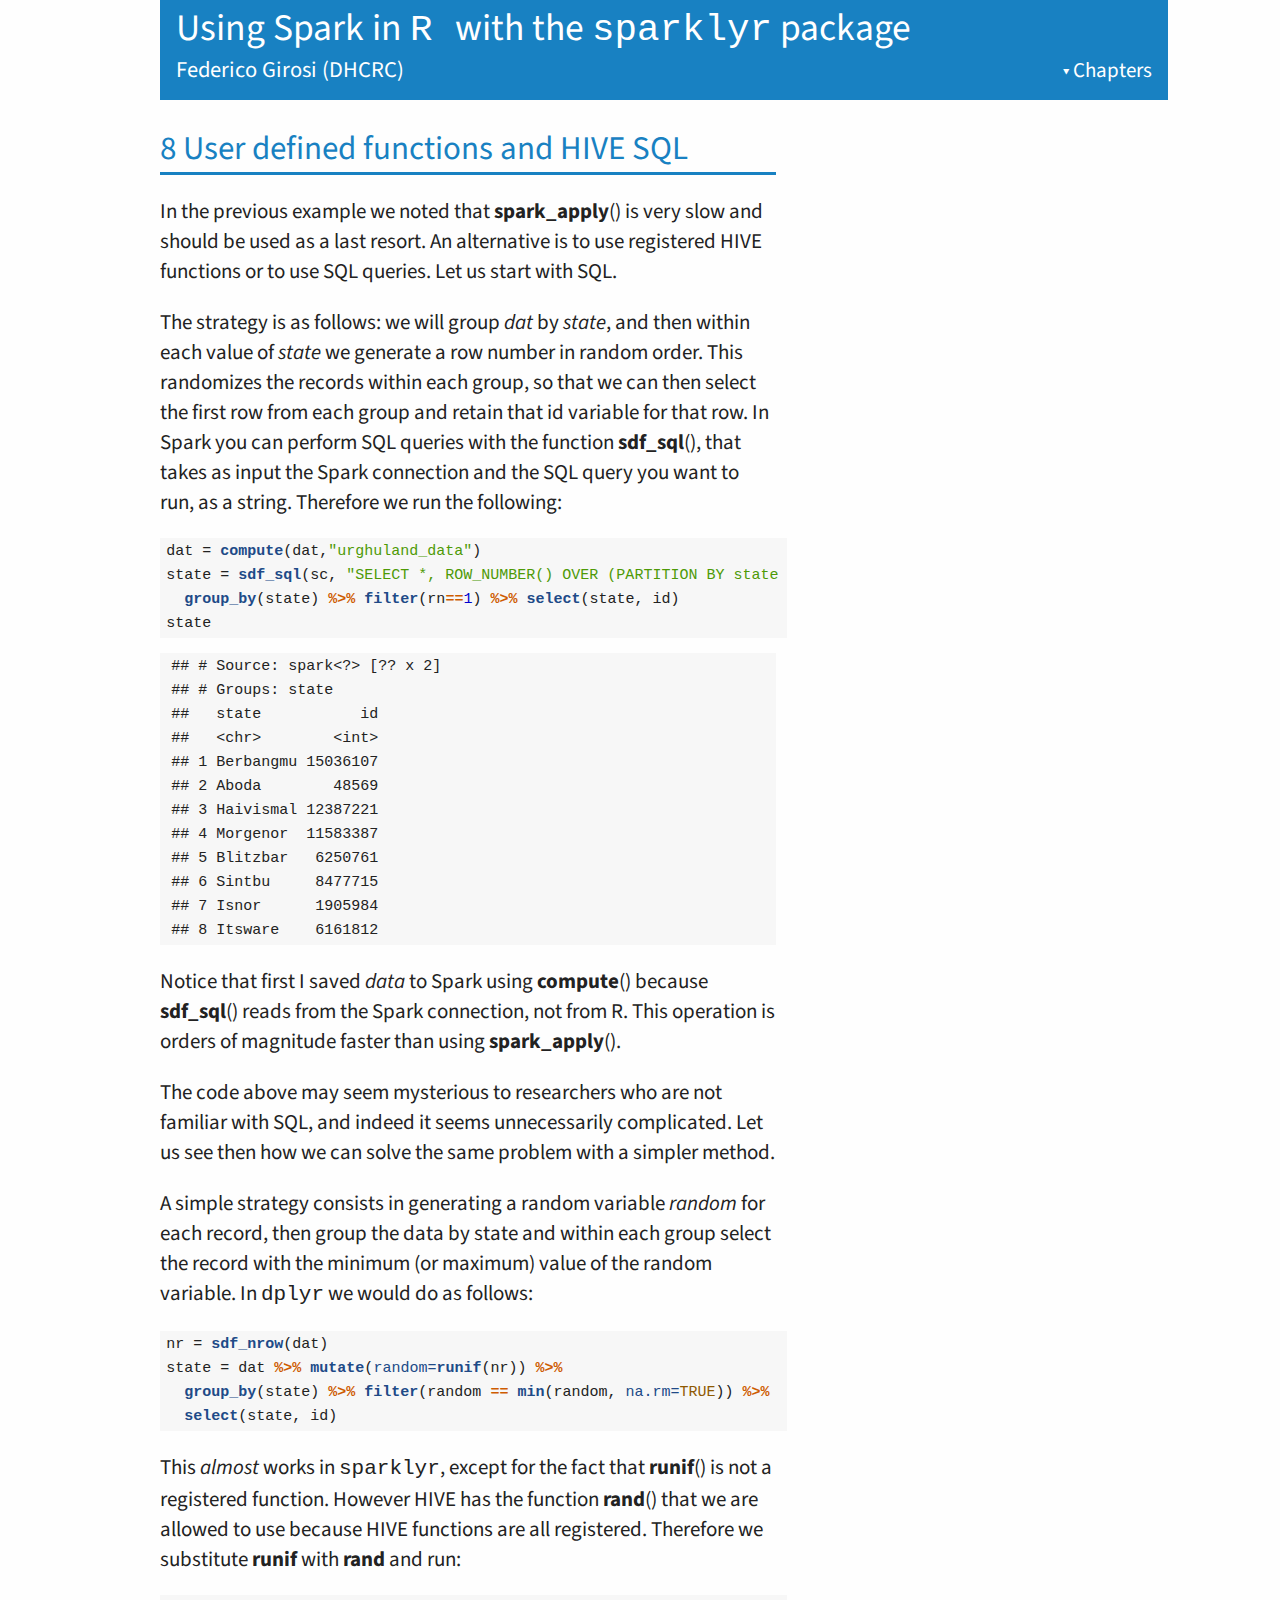
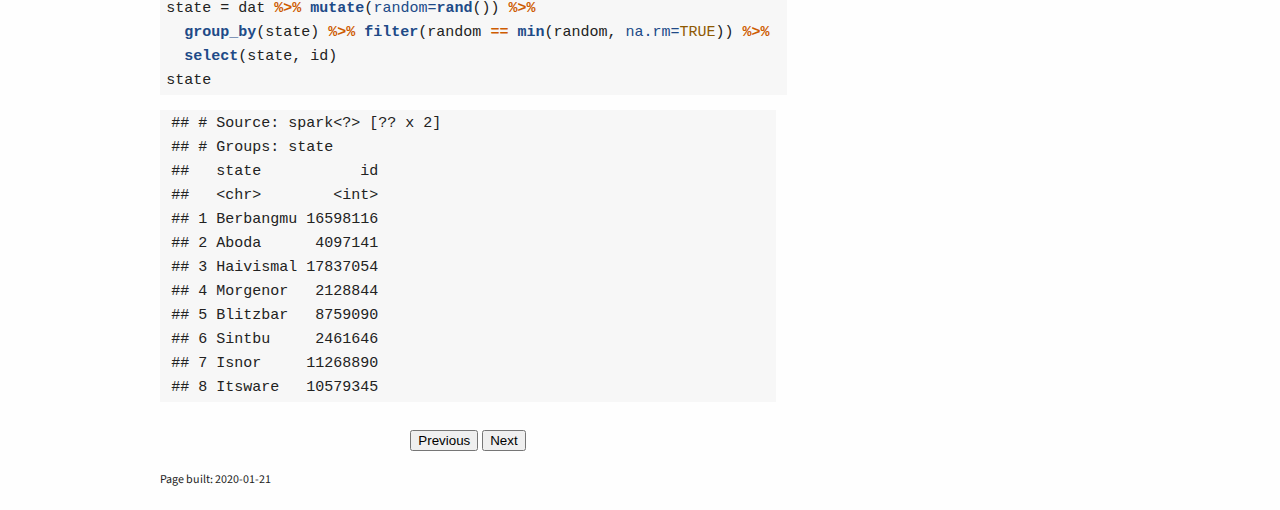
<file: user-defined-functions-and-hive-sql.html>
<!DOCTYPE html>
<html xmlns="http://www.w3.org/1999/xhtml" lang="" xml:lang="">
<head>

<meta charset="utf-8" />
<meta http-equiv="Content-Type" content="text/html; charset=utf-8" />
<meta name="generator" content="pandoc" />
<meta name="viewport" content="width=device-width, initial-scale=1" />
<meta property="og:title" content="8 User defined functions and HIVE SQL | Using Spark in  R  with the sparklyr package" />
<meta property="og:type" content="book" />





<meta name="author" content="Federico Girosi (DHCRC)" />

<meta name="date" content="2020-01-21" />


<meta name="description" content="8 User defined functions and HIVE SQL | Using Spark in  R  with the sparklyr package">

<title>8 User defined functions and HIVE SQL | Using Spark in  R  with the sparklyr package</title>

<link href="libs/tufte-css/tufte.css" rel="stylesheet" />
<link href="libs/tufte-css/envisioned.css" rel="stylesheet" />
<link href="libs/msmb-css/msmb.css" rel="stylesheet" />
<script>
function toggle_visibility(id1, id2) {
var e = document.getElementById(id1);
var f = document.getElementById(id2);

e.style.display = ((e.style.display!='none') ? 'none' : 'block');

if(f.classList.contains('fa-plus-square')) {
    f.classList.add('fa-minus-square')
    f.classList.remove('fa-plus-square')
} else {
    f.classList.add('fa-plus-square')
    f.classList.remove('fa-minus-square')
}

}
</script>


<style type="text/css">code{white-space: pre;}</style>
<style type="text/css">
pre > code.sourceCode { white-space: pre; position: relative; }
pre > code.sourceCode > span { display: inline-block; line-height: 1.25; }
pre > code.sourceCode > span:empty { height: 1.2em; }
code.sourceCode > span { color: inherit; text-decoration: inherit; }
div.sourceCode { margin: 1em 0; }
pre.sourceCode { margin: 0; }
@media screen {
div.sourceCode { overflow: auto; }
}
@media print {
pre > code.sourceCode { white-space: pre-wrap; }
pre > code.sourceCode > span { text-indent: -5em; padding-left: 5em; }
}
pre.numberSource code
  { counter-reset: source-line 0; }
pre.numberSource code > span
  { position: relative; left: -4em; counter-increment: source-line; }
pre.numberSource code > span > a:first-child::before
  { content: counter(source-line);
    position: relative; left: -1em; text-align: right; vertical-align: baseline;
    border: none; display: inline-block;
    -webkit-touch-callout: none; -webkit-user-select: none;
    -khtml-user-select: none; -moz-user-select: none;
    -ms-user-select: none; user-select: none;
    padding: 0 4px; width: 4em;
    color: #aaaaaa;
  }
pre.numberSource { margin-left: 3em; border-left: 1px solid #aaaaaa;  padding-left: 4px; }
div.sourceCode
  {  background-color: #f8f8f8; }
@media screen {
pre > code.sourceCode > span > a:first-child::before { text-decoration: underline; }
}
code span.al { color: #ef2929; } /* Alert */
code span.an { color: #8f5902; font-weight: bold; font-style: italic; } /* Annotation */
code span.at { color: #c4a000; } /* Attribute */
code span.bn { color: #0000cf; } /* BaseN */
code span.cf { color: #204a87; font-weight: bold; } /* ControlFlow */
code span.ch { color: #4e9a06; } /* Char */
code span.cn { color: #000000; } /* Constant */
code span.co { color: #8f5902; font-style: italic; } /* Comment */
code span.cv { color: #8f5902; font-weight: bold; font-style: italic; } /* CommentVar */
code span.do { color: #8f5902; font-weight: bold; font-style: italic; } /* Documentation */
code span.dt { color: #204a87; } /* DataType */
code span.dv { color: #0000cf; } /* DecVal */
code span.er { color: #a40000; font-weight: bold; } /* Error */
code span.ex { } /* Extension */
code span.fl { color: #0000cf; } /* Float */
code span.fu { color: #000000; } /* Function */
code span.im { } /* Import */
code span.in { color: #8f5902; font-weight: bold; font-style: italic; } /* Information */
code span.kw { color: #204a87; font-weight: bold; } /* Keyword */
code span.op { color: #ce5c00; font-weight: bold; } /* Operator */
code span.ot { color: #8f5902; } /* Other */
code span.pp { color: #8f5902; font-style: italic; } /* Preprocessor */
code span.sc { color: #000000; } /* SpecialChar */
code span.ss { color: #4e9a06; } /* SpecialString */
code span.st { color: #4e9a06; } /* String */
code span.va { color: #000000; } /* Variable */
code span.vs { color: #4e9a06; } /* VerbatimString */
code span.wa { color: #8f5902; font-weight: bold; font-style: italic; } /* Warning */
</style>


<link rel="stylesheet" href="test.css" type="text/css" />

</head>

<body>



<div class="row">
<div class="col-sm-12">
<div id="TOC">
<ul class="navbar">
<li class="msmb"><p class="title">Using Spark in <font face="Courier New"> R </font> with the <font face="Courier New">sparklyr</font> package<p><p class="author">Federico Girosi (DHCRC)</p>
<li class="dropdown" style="float:right">
<a href="javascript:void(0)" class="dropbtn">&#x25BE; Chapters</a>
<div class="dropdown-content">
<a href="index.html"><span class="toc-section-number">1</span> Introduction</a>
<a href="setting-up-spark-on-your-laptop.html"><span class="toc-section-number">2</span> Setting up Spark on your laptop</a>
<a href="launching-spark-and-importing-a-csv-file.html"><span class="toc-section-number">3</span> Launching Spark and importing a CSV file</a>
<a href="working-with-data-in-spark.html"><span class="toc-section-number">4</span> Working with data in Spark</a>
<a href="merging-and-subsetting.html"><span class="toc-section-number">5</span> Merging and subsetting</a>
<a href="linear-regression.html"><span class="toc-section-number">6</span> Linear regression</a>
<a href="user-defined-functions.html"><span class="toc-section-number">7</span> User defined functions</a>
<a id="active-page" href="user-defined-functions-and-hive-sql.html"><span class="toc-section-number">8</span> User defined functions and HIVE SQL</a>
<a href="logistic-regression.html"><span class="toc-section-number">9</span> Logistic Regression</a>
<a href="appendix-a-data-description.html">Appendix A: data description</a>
<a href="references.html">References</a>
</div>
</li>
</ul>
</div>
</div>
</div>
<div class="row">
<div class="col-sm-12">
<!DOCTYPE html PUBLIC "-//W3C//DTD HTML 4.0 Transitional//EN" "http://www.w3.org/TR/REC-html40/loose.dtd">
<html><body><div id="user-defined-functions-and-hive-sql" class="section level1" number="8">
<h1 number="8">
<span class="header-section-number">8</span> User defined functions and HIVE SQL</h1>
<p>In the previous example we noted that <strong>spark_apply</strong>() is very slow and should be used as a last resort. An alternative is to use registered HIVE functions or to use SQL queries. Let us start with SQL.</p>
<p>The strategy is as follows: we will group <em>dat</em> by <em>state</em>, and then within each value of <em>state</em> we generate a row number in random order. This randomizes the records within each group, so that we can then select the first row from each group and retain that id variable for that row. In Spark you can perform SQL queries with the function <strong>sdf_sql</strong>(), that takes as input the Spark connection and the SQL query you want to run, as a string. Therefore we run the following:</p>
<div class="sourceCode" id="cb44"><pre class="sourceCode r"><code class="sourceCode r"><span id="cb44-1"><a href="user-defined-functions-and-hive-sql.html#cb44-1"></a>dat =<span class="st"> </span><span class="kw">compute</span>(dat,<span class="st">"urghuland_data"</span>)</span>
<span id="cb44-2"><a href="user-defined-functions-and-hive-sql.html#cb44-2"></a>state =<span class="st"> </span><span class="kw">sdf_sql</span>(sc, <span class="st">"SELECT *, ROW_NUMBER() OVER (PARTITION BY state ORDER BY rand()) AS rn FROM urghuland_data"</span>) <span class="op">%&gt;%</span><span class="st"> </span></span>
<span id="cb44-3"><a href="user-defined-functions-and-hive-sql.html#cb44-3"></a><span class="st">  </span><span class="kw">group_by</span>(state) <span class="op">%&gt;%</span><span class="st"> </span><span class="kw">filter</span>(rn<span class="op">==</span><span class="dv">1</span>) <span class="op">%&gt;%</span><span class="st"> </span><span class="kw">select</span>(state, id)</span>
<span id="cb44-4"><a href="user-defined-functions-and-hive-sql.html#cb44-4"></a>state</span></code></pre></div>
<pre><code>## # Source: spark&lt;?&gt; [?? x 2]
## # Groups: state
##   state           id
##   &lt;chr&gt;        &lt;int&gt;
## 1 Berbangmu 15036107
## 2 Aboda        48569
## 3 Haivismal 12387221
## 4 Morgenor  11583387
## 5 Blitzbar   6250761
## 6 Sintbu     8477715
## 7 Isnor      1905984
## 8 Itsware    6161812</code></pre>
<p>Notice that first I saved <em>data</em> to Spark using <strong>compute</strong>() because <strong>sdf_sql</strong>() reads from the Spark connection, not from R. This operation is orders of magnitude faster than using <strong>spark_apply</strong>().</p>
<p>The code above may seem mysterious to researchers who are not familiar with SQL, and indeed it seems unnecessarily complicated. Let us see then how we can solve the same problem with a simpler method.</p>
<p>A simple strategy consists in generating a random variable <em>random</em> for each record, then group the data by state and within each group select the record with the minimum (or maximum) value of the random variable. In <font face="Courier New">dplyr</font> we would do as follows:</p>
<div class="sourceCode" id="cb46"><pre class="sourceCode r"><code class="sourceCode r"><span id="cb46-1"><a href="user-defined-functions-and-hive-sql.html#cb46-1"></a>nr =<span class="st"> </span><span class="kw">sdf_nrow</span>(dat)</span>
<span id="cb46-2"><a href="user-defined-functions-and-hive-sql.html#cb46-2"></a>state =<span class="st"> </span>dat <span class="op">%&gt;%</span><span class="st"> </span><span class="kw">mutate</span>(<span class="dt">random=</span><span class="kw">runif</span>(nr)) <span class="op">%&gt;%</span><span class="st"> </span></span>
<span id="cb46-3"><a href="user-defined-functions-and-hive-sql.html#cb46-3"></a><span class="st">  </span><span class="kw">group_by</span>(state) <span class="op">%&gt;%</span><span class="st"> </span><span class="kw">filter</span>(random <span class="op">==</span><span class="st"> </span><span class="kw">min</span>(random, <span class="dt">na.rm=</span><span class="ot">TRUE</span>)) <span class="op">%&gt;%</span><span class="st"> </span></span>
<span id="cb46-4"><a href="user-defined-functions-and-hive-sql.html#cb46-4"></a><span class="st">  </span><span class="kw">select</span>(state, id) </span></code></pre></div>
<p>This <em>almost</em> works in <font face="Courier New">sparklyr</font>, except for the fact that
<strong>runif</strong>() is not a registered function. However HIVE has the function <strong>rand</strong>() that we are allowed to use because HIVE functions are all registered. Therefore we substitute <strong>runif</strong> with <strong>rand</strong> and run:</p>
<div class="sourceCode" id="cb47"><pre class="sourceCode r"><code class="sourceCode r"><span id="cb47-1"><a href="user-defined-functions-and-hive-sql.html#cb47-1"></a>state =<span class="st"> </span>dat <span class="op">%&gt;%</span><span class="st"> </span><span class="kw">mutate</span>(<span class="dt">random=</span><span class="kw">rand</span>()) <span class="op">%&gt;%</span><span class="st"> </span></span>
<span id="cb47-2"><a href="user-defined-functions-and-hive-sql.html#cb47-2"></a><span class="st">  </span><span class="kw">group_by</span>(state) <span class="op">%&gt;%</span><span class="st"> </span><span class="kw">filter</span>(random <span class="op">==</span><span class="st"> </span><span class="kw">min</span>(random, <span class="dt">na.rm=</span><span class="ot">TRUE</span>)) <span class="op">%&gt;%</span><span class="st"> </span></span>
<span id="cb47-3"><a href="user-defined-functions-and-hive-sql.html#cb47-3"></a><span class="st">  </span><span class="kw">select</span>(state, id) </span>
<span id="cb47-4"><a href="user-defined-functions-and-hive-sql.html#cb47-4"></a>state</span></code></pre></div>
<pre><code>## # Source: spark&lt;?&gt; [?? x 2]
## # Groups: state
##   state           id
##   &lt;chr&gt;        &lt;int&gt;
## 1 Berbangmu 16598116
## 2 Aboda      4097141
## 3 Haivismal 17837054
## 4 Morgenor   2128844
## 5 Blitzbar   8759090
## 6 Sintbu     2461646
## 7 Isnor     11268890
## 8 Itsware   10579345</code></pre>

</div></body></html>

<p style="text-align: center;">
<a href="user-defined-functions.html"><button class="btn btn-default">Previous</button></a>
<a href="logistic-regression.html"><button class="btn btn-default">Next</button></a>
</p>
<p class="build-date">Page built: 
2020-01-21
</p>
</div>
</div>



</body>
</html>
</file>
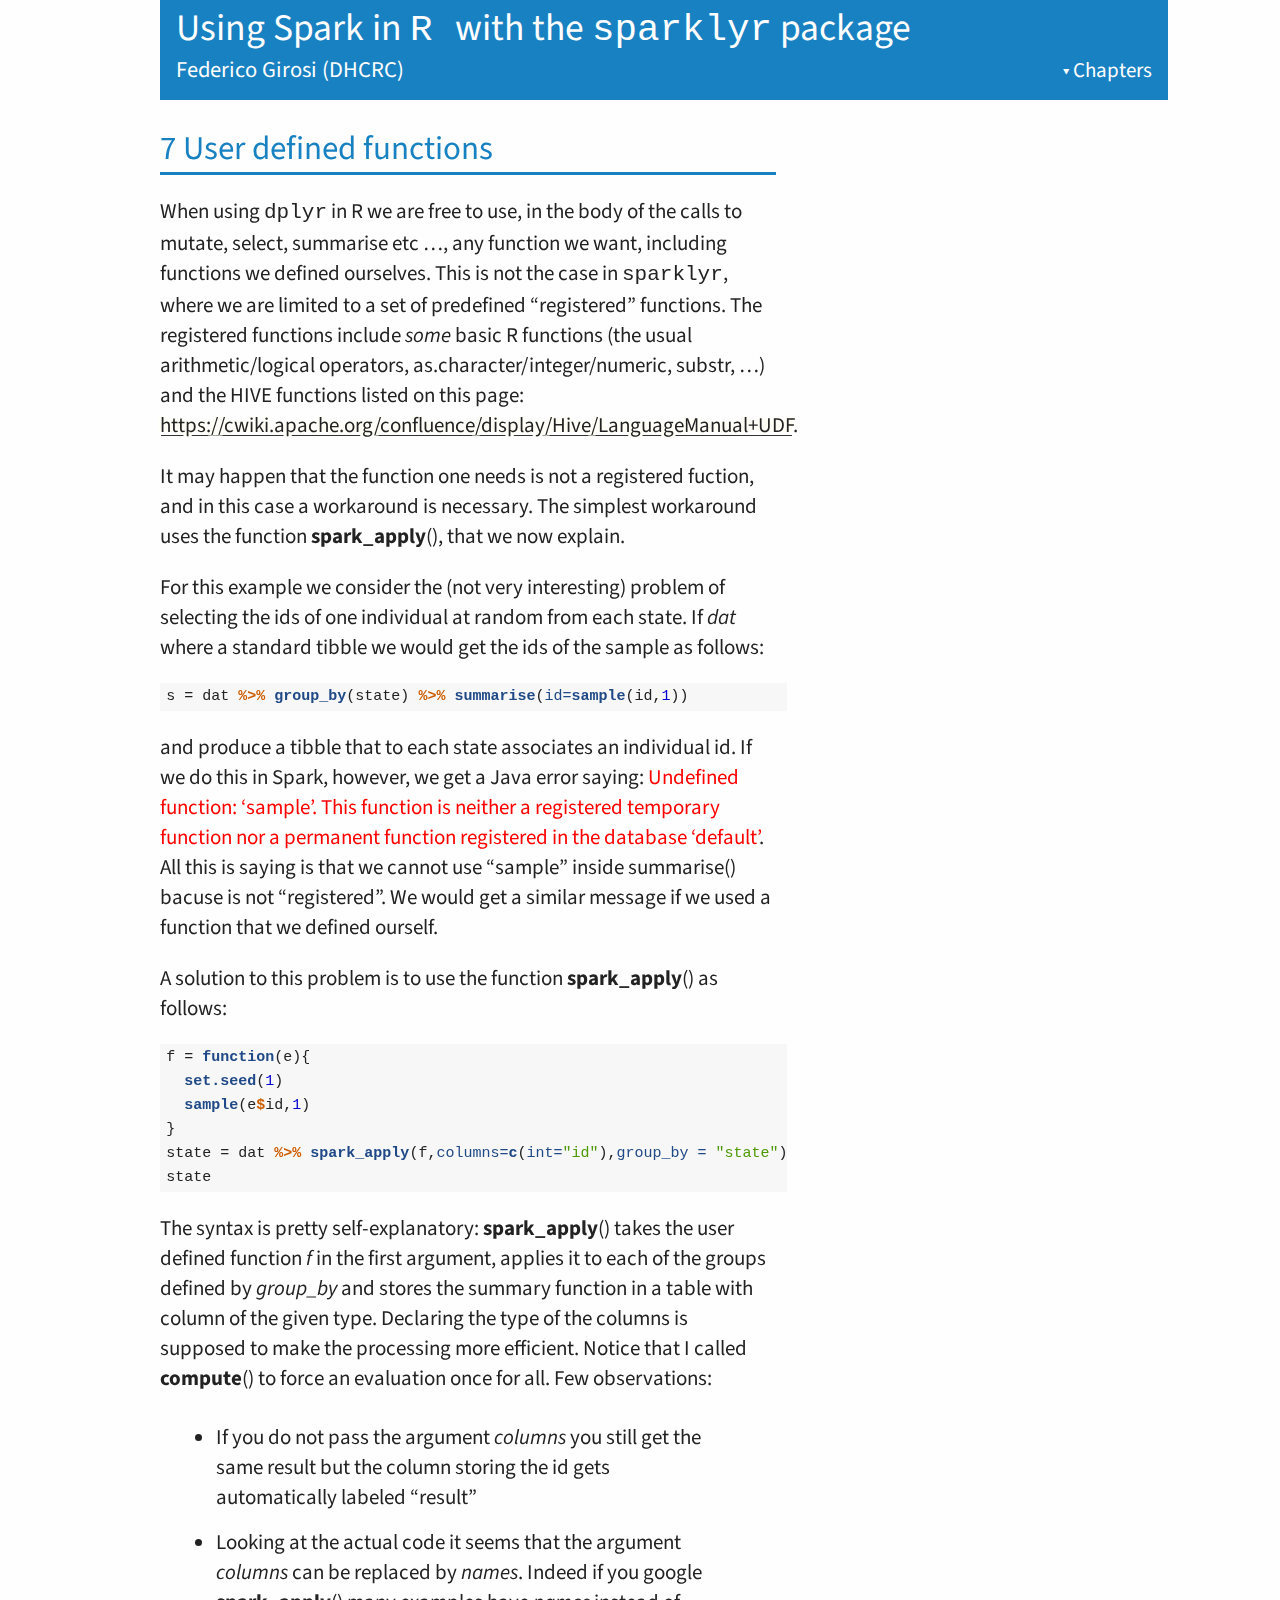
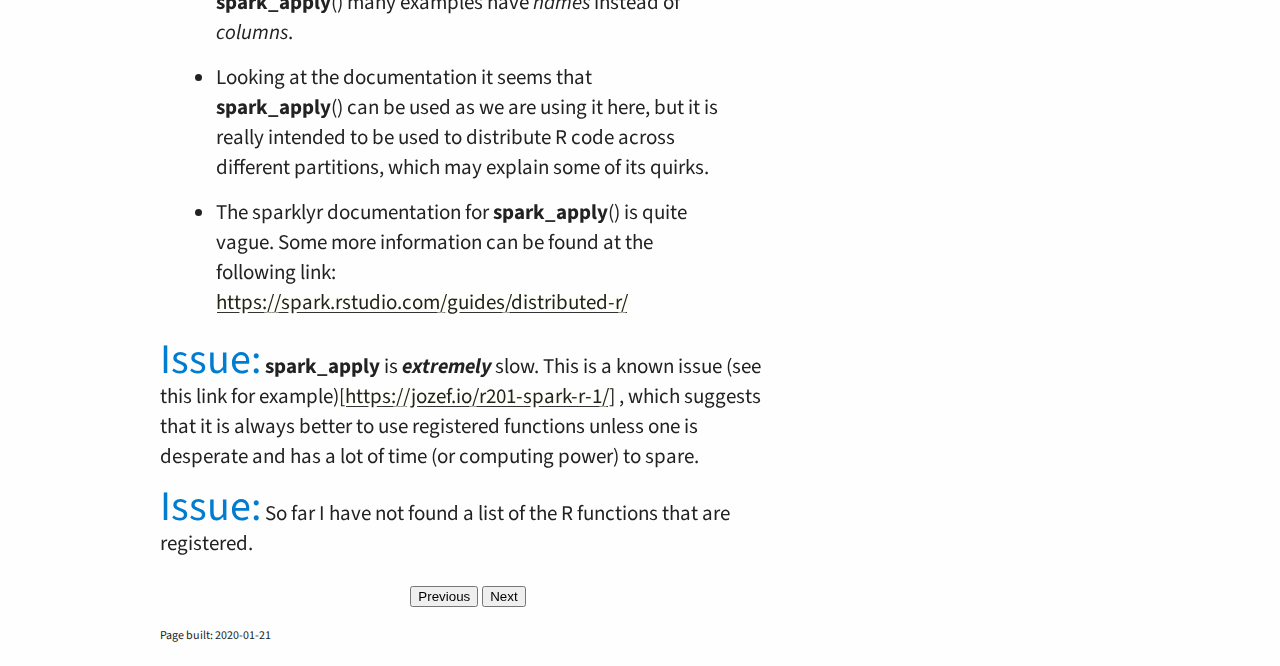
<file: user-defined-functions.html>
<!DOCTYPE html>
<html xmlns="http://www.w3.org/1999/xhtml" lang="" xml:lang="">
<head>

<meta charset="utf-8" />
<meta http-equiv="Content-Type" content="text/html; charset=utf-8" />
<meta name="generator" content="pandoc" />
<meta name="viewport" content="width=device-width, initial-scale=1" />
<meta property="og:title" content="7 User defined functions | Using Spark in  R  with the sparklyr package" />
<meta property="og:type" content="book" />





<meta name="author" content="Federico Girosi (DHCRC)" />

<meta name="date" content="2020-01-21" />


<meta name="description" content="7 User defined functions | Using Spark in  R  with the sparklyr package">

<title>7 User defined functions | Using Spark in  R  with the sparklyr package</title>

<link href="libs/tufte-css/tufte.css" rel="stylesheet" />
<link href="libs/tufte-css/envisioned.css" rel="stylesheet" />
<link href="libs/msmb-css/msmb.css" rel="stylesheet" />
<script>
function toggle_visibility(id1, id2) {
var e = document.getElementById(id1);
var f = document.getElementById(id2);

e.style.display = ((e.style.display!='none') ? 'none' : 'block');

if(f.classList.contains('fa-plus-square')) {
    f.classList.add('fa-minus-square')
    f.classList.remove('fa-plus-square')
} else {
    f.classList.add('fa-plus-square')
    f.classList.remove('fa-minus-square')
}

}
</script>


<style type="text/css">code{white-space: pre;}</style>
<style type="text/css">
pre > code.sourceCode { white-space: pre; position: relative; }
pre > code.sourceCode > span { display: inline-block; line-height: 1.25; }
pre > code.sourceCode > span:empty { height: 1.2em; }
code.sourceCode > span { color: inherit; text-decoration: inherit; }
div.sourceCode { margin: 1em 0; }
pre.sourceCode { margin: 0; }
@media screen {
div.sourceCode { overflow: auto; }
}
@media print {
pre > code.sourceCode { white-space: pre-wrap; }
pre > code.sourceCode > span { text-indent: -5em; padding-left: 5em; }
}
pre.numberSource code
  { counter-reset: source-line 0; }
pre.numberSource code > span
  { position: relative; left: -4em; counter-increment: source-line; }
pre.numberSource code > span > a:first-child::before
  { content: counter(source-line);
    position: relative; left: -1em; text-align: right; vertical-align: baseline;
    border: none; display: inline-block;
    -webkit-touch-callout: none; -webkit-user-select: none;
    -khtml-user-select: none; -moz-user-select: none;
    -ms-user-select: none; user-select: none;
    padding: 0 4px; width: 4em;
    color: #aaaaaa;
  }
pre.numberSource { margin-left: 3em; border-left: 1px solid #aaaaaa;  padding-left: 4px; }
div.sourceCode
  {  background-color: #f8f8f8; }
@media screen {
pre > code.sourceCode > span > a:first-child::before { text-decoration: underline; }
}
code span.al { color: #ef2929; } /* Alert */
code span.an { color: #8f5902; font-weight: bold; font-style: italic; } /* Annotation */
code span.at { color: #c4a000; } /* Attribute */
code span.bn { color: #0000cf; } /* BaseN */
code span.cf { color: #204a87; font-weight: bold; } /* ControlFlow */
code span.ch { color: #4e9a06; } /* Char */
code span.cn { color: #000000; } /* Constant */
code span.co { color: #8f5902; font-style: italic; } /* Comment */
code span.cv { color: #8f5902; font-weight: bold; font-style: italic; } /* CommentVar */
code span.do { color: #8f5902; font-weight: bold; font-style: italic; } /* Documentation */
code span.dt { color: #204a87; } /* DataType */
code span.dv { color: #0000cf; } /* DecVal */
code span.er { color: #a40000; font-weight: bold; } /* Error */
code span.ex { } /* Extension */
code span.fl { color: #0000cf; } /* Float */
code span.fu { color: #000000; } /* Function */
code span.im { } /* Import */
code span.in { color: #8f5902; font-weight: bold; font-style: italic; } /* Information */
code span.kw { color: #204a87; font-weight: bold; } /* Keyword */
code span.op { color: #ce5c00; font-weight: bold; } /* Operator */
code span.ot { color: #8f5902; } /* Other */
code span.pp { color: #8f5902; font-style: italic; } /* Preprocessor */
code span.sc { color: #000000; } /* SpecialChar */
code span.ss { color: #4e9a06; } /* SpecialString */
code span.st { color: #4e9a06; } /* String */
code span.va { color: #000000; } /* Variable */
code span.vs { color: #4e9a06; } /* VerbatimString */
code span.wa { color: #8f5902; font-weight: bold; font-style: italic; } /* Warning */
</style>


<link rel="stylesheet" href="test.css" type="text/css" />

</head>

<body>



<div class="row">
<div class="col-sm-12">
<div id="TOC">
<ul class="navbar">
<li class="msmb"><p class="title">Using Spark in <font face="Courier New"> R </font> with the <font face="Courier New">sparklyr</font> package<p><p class="author">Federico Girosi (DHCRC)</p>
<li class="dropdown" style="float:right">
<a href="javascript:void(0)" class="dropbtn">&#x25BE; Chapters</a>
<div class="dropdown-content">
<a href="index.html"><span class="toc-section-number">1</span> Introduction</a>
<a href="setting-up-spark-on-your-laptop.html"><span class="toc-section-number">2</span> Setting up Spark on your laptop</a>
<a href="launching-spark-and-importing-a-csv-file.html"><span class="toc-section-number">3</span> Launching Spark and importing a CSV file</a>
<a href="working-with-data-in-spark.html"><span class="toc-section-number">4</span> Working with data in Spark</a>
<a href="merging-and-subsetting.html"><span class="toc-section-number">5</span> Merging and subsetting</a>
<a href="linear-regression.html"><span class="toc-section-number">6</span> Linear regression</a>
<a id="active-page" href="user-defined-functions.html"><span class="toc-section-number">7</span> User defined functions</a>
<a href="user-defined-functions-and-hive-sql.html"><span class="toc-section-number">8</span> User defined functions and HIVE SQL</a>
<a href="logistic-regression.html"><span class="toc-section-number">9</span> Logistic Regression</a>
<a href="appendix-a-data-description.html">Appendix A: data description</a>
<a href="references.html">References</a>
</div>
</li>
</ul>
</div>
</div>
</div>
<div class="row">
<div class="col-sm-12">
<!DOCTYPE html PUBLIC "-//W3C//DTD HTML 4.0 Transitional//EN" "http://www.w3.org/TR/REC-html40/loose.dtd">
<html><body><div id="user-defined-functions" class="section level1" number="7">
<h1 number="7">
<span class="header-section-number">7</span> User defined functions</h1>
<p>When using <font face="Courier New">dplyr</font> in R we are free to use, in the body of the calls to mutate, select, summarise etc …, any function we want, including functions we defined ourselves. This is not the case
in <font face="Courier New">sparklyr</font>, where we are limited to a set of predefined “registered” functions. The registered functions include <em>some</em> basic R functions (the usual arithmetic/logical operators, as.character/integer/numeric, substr, …) and the HIVE functions listed on this page: <a href="https://cwiki.apache.org/confluence/display/Hive/LanguageManual+UDF" class="uri">https://cwiki.apache.org/confluence/display/Hive/LanguageManual+UDF</a>.</p>
<p>It may happen that the function one needs is not a registered fuction, and in this case a workaround is necessary. The simplest workaround uses the function <strong>spark_apply</strong>(), that we now explain.</p>
<p>For this example we consider the (not very interesting) problem of selecting the ids of one individual at random from each state. If <em>dat</em> where a standard tibble we would get the ids of the sample as follows:</p>
<div class="sourceCode" id="cb42"><pre class="sourceCode r"><code class="sourceCode r"><span id="cb42-1"><a href="user-defined-functions.html#cb42-1"></a>s =<span class="st"> </span>dat <span class="op">%&gt;%</span><span class="st"> </span><span class="kw">group_by</span>(state) <span class="op">%&gt;%</span><span class="st"> </span><span class="kw">summarise</span>(<span class="dt">id=</span><span class="kw">sample</span>(id,<span class="dv">1</span>))</span></code></pre></div>
<p>and produce a tibble that to each state associates an individual id. If we do this in Spark, however, we get a Java error saying: <span style="color:red">Undefined function: ‘sample’. This function is neither a registered temporary function nor a permanent function registered in the database ‘default’</span>. All this is saying is that we cannot use “sample” inside summarise() bacuse is not “registered”.
We would get a similar message if we used a function that we defined ourself.</p>
<p>A solution to this problem is to use the function <strong>spark_apply</strong>() as follows:</p>
<div class="sourceCode" id="cb43"><pre class="sourceCode r"><code class="sourceCode r"><span id="cb43-1"><a href="user-defined-functions.html#cb43-1"></a>f =<span class="st"> </span><span class="cf">function</span>(e){</span>
<span id="cb43-2"><a href="user-defined-functions.html#cb43-2"></a>  <span class="kw">set.seed</span>(<span class="dv">1</span>)</span>
<span id="cb43-3"><a href="user-defined-functions.html#cb43-3"></a>  <span class="kw">sample</span>(e<span class="op">$</span>id,<span class="dv">1</span>)</span>
<span id="cb43-4"><a href="user-defined-functions.html#cb43-4"></a>}</span>
<span id="cb43-5"><a href="user-defined-functions.html#cb43-5"></a>state =<span class="st"> </span>dat <span class="op">%&gt;%</span><span class="st"> </span><span class="kw">spark_apply</span>(f,<span class="dt">columns=</span><span class="kw">c</span>(<span class="dt">int=</span><span class="st">"id"</span>),<span class="dt">group_by =</span> <span class="st">"state"</span>) <span class="op">%&gt;%</span><span class="st"> </span><span class="kw">compute</span>(<span class="st">"tmp"</span>)</span>
<span id="cb43-6"><a href="user-defined-functions.html#cb43-6"></a>state</span></code></pre></div>
<p>The syntax is pretty self-explanatory: <strong>spark_apply</strong>() takes the user defined function <em>f</em> in the first argument, applies it to each of the groups defined by <em>group_by</em> and stores the summary function in a table with column of the given type. Declaring the type of the columns is supposed to make the processing more efficient. Notice that I called <strong>compute</strong>() to force an evaluation once for all. Few observations:</p>
<ul>
<li><p>If you do not pass the argument <em>columns</em> you still get the same result but the column storing the id gets automatically labeled “result”</p></li>
<li><p>Looking at the actual code it seems that the argument <em>columns</em> can be replaced by <em>names</em>. Indeed if you google <strong>spark_apply</strong>() many examples have <em>names</em> instead of <em>columns</em>.</p></li>
<li><p>Looking at the documentation it seems that <strong>spark_apply</strong>() can be used as we are using it here, but it is really intended to be used to distribute R code across different partitions, which may explain some of its quirks.</p></li>
<li><p>The sparklyr documentation for <strong>spark_apply</strong>() is quite vague. Some more information can be found at the following link: <a href="https://spark.rstudio.com/guides/distributed-r/" class="uri">https://spark.rstudio.com/guides/distributed-r/</a></p></li>
</ul>
<p><span style="color:#007dd1; font-size:2em;">Issue:</span> <strong>spark_apply</strong> is <strong><em>extremely</em></strong> slow. This is a known issue (see this link for example)[<a href="https://jozef.io/r201-spark-r-1/" class="uri">https://jozef.io/r201-spark-r-1/</a>] , which suggests that it is always better to use registered functions unless one is desperate and has a lot of time (or computing power) to spare.</p>
<p><span style="color:#007dd1; font-size:2em;">Issue:</span> So far I have not found a list of the R functions that are registered.</p>

</div></body></html>

<p style="text-align: center;">
<a href="linear-regression.html"><button class="btn btn-default">Previous</button></a>
<a href="user-defined-functions-and-hive-sql.html"><button class="btn btn-default">Next</button></a>
</p>
<p class="build-date">Page built: 
2020-01-21
</p>
</div>
</div>



</body>
</html>
</file>
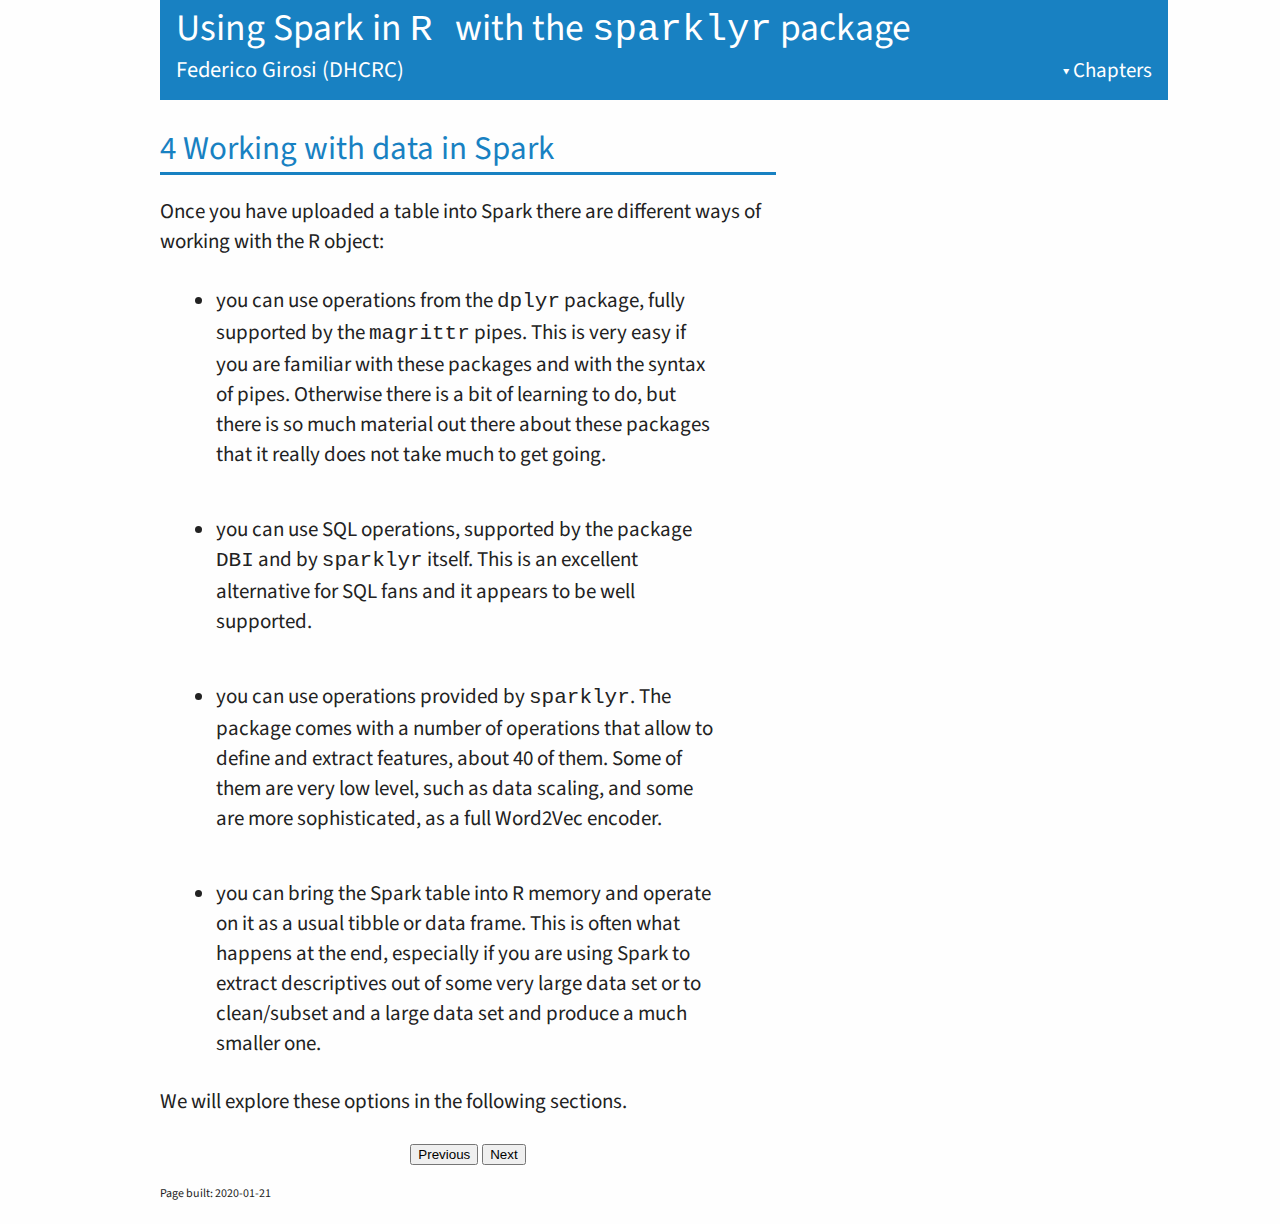
<file: working-with-data-in-spark.html>
<!DOCTYPE html>
<html xmlns="http://www.w3.org/1999/xhtml" lang="" xml:lang="">
<head>

<meta charset="utf-8" />
<meta http-equiv="Content-Type" content="text/html; charset=utf-8" />
<meta name="generator" content="pandoc" />
<meta name="viewport" content="width=device-width, initial-scale=1" />
<meta property="og:title" content="4 Working with data in Spark | Using Spark in  R  with the sparklyr package" />
<meta property="og:type" content="book" />





<meta name="author" content="Federico Girosi (DHCRC)" />

<meta name="date" content="2020-01-21" />


<meta name="description" content="4 Working with data in Spark | Using Spark in  R  with the sparklyr package">

<title>4 Working with data in Spark | Using Spark in  R  with the sparklyr package</title>

<link href="libs/tufte-css/tufte.css" rel="stylesheet" />
<link href="libs/tufte-css/envisioned.css" rel="stylesheet" />
<link href="libs/msmb-css/msmb.css" rel="stylesheet" />
<script>
function toggle_visibility(id1, id2) {
var e = document.getElementById(id1);
var f = document.getElementById(id2);

e.style.display = ((e.style.display!='none') ? 'none' : 'block');

if(f.classList.contains('fa-plus-square')) {
    f.classList.add('fa-minus-square')
    f.classList.remove('fa-plus-square')
} else {
    f.classList.add('fa-plus-square')
    f.classList.remove('fa-minus-square')
}

}
</script>


<style type="text/css">code{white-space: pre;}</style>
<style type="text/css">
pre > code.sourceCode { white-space: pre; position: relative; }
pre > code.sourceCode > span { display: inline-block; line-height: 1.25; }
pre > code.sourceCode > span:empty { height: 1.2em; }
code.sourceCode > span { color: inherit; text-decoration: inherit; }
div.sourceCode { margin: 1em 0; }
pre.sourceCode { margin: 0; }
@media screen {
div.sourceCode { overflow: auto; }
}
@media print {
pre > code.sourceCode { white-space: pre-wrap; }
pre > code.sourceCode > span { text-indent: -5em; padding-left: 5em; }
}
pre.numberSource code
  { counter-reset: source-line 0; }
pre.numberSource code > span
  { position: relative; left: -4em; counter-increment: source-line; }
pre.numberSource code > span > a:first-child::before
  { content: counter(source-line);
    position: relative; left: -1em; text-align: right; vertical-align: baseline;
    border: none; display: inline-block;
    -webkit-touch-callout: none; -webkit-user-select: none;
    -khtml-user-select: none; -moz-user-select: none;
    -ms-user-select: none; user-select: none;
    padding: 0 4px; width: 4em;
    color: #aaaaaa;
  }
pre.numberSource { margin-left: 3em; border-left: 1px solid #aaaaaa;  padding-left: 4px; }
div.sourceCode
  {  background-color: #f8f8f8; }
@media screen {
pre > code.sourceCode > span > a:first-child::before { text-decoration: underline; }
}
code span.al { color: #ef2929; } /* Alert */
code span.an { color: #8f5902; font-weight: bold; font-style: italic; } /* Annotation */
code span.at { color: #c4a000; } /* Attribute */
code span.bn { color: #0000cf; } /* BaseN */
code span.cf { color: #204a87; font-weight: bold; } /* ControlFlow */
code span.ch { color: #4e9a06; } /* Char */
code span.cn { color: #000000; } /* Constant */
code span.co { color: #8f5902; font-style: italic; } /* Comment */
code span.cv { color: #8f5902; font-weight: bold; font-style: italic; } /* CommentVar */
code span.do { color: #8f5902; font-weight: bold; font-style: italic; } /* Documentation */
code span.dt { color: #204a87; } /* DataType */
code span.dv { color: #0000cf; } /* DecVal */
code span.er { color: #a40000; font-weight: bold; } /* Error */
code span.ex { } /* Extension */
code span.fl { color: #0000cf; } /* Float */
code span.fu { color: #000000; } /* Function */
code span.im { } /* Import */
code span.in { color: #8f5902; font-weight: bold; font-style: italic; } /* Information */
code span.kw { color: #204a87; font-weight: bold; } /* Keyword */
code span.op { color: #ce5c00; font-weight: bold; } /* Operator */
code span.ot { color: #8f5902; } /* Other */
code span.pp { color: #8f5902; font-style: italic; } /* Preprocessor */
code span.sc { color: #000000; } /* SpecialChar */
code span.ss { color: #4e9a06; } /* SpecialString */
code span.st { color: #4e9a06; } /* String */
code span.va { color: #000000; } /* Variable */
code span.vs { color: #4e9a06; } /* VerbatimString */
code span.wa { color: #8f5902; font-weight: bold; font-style: italic; } /* Warning */
</style>


<link rel="stylesheet" href="test.css" type="text/css" />

</head>

<body>



<div class="row">
<div class="col-sm-12">
<div id="TOC">
<ul class="navbar">
<li class="msmb"><p class="title">Using Spark in <font face="Courier New"> R </font> with the <font face="Courier New">sparklyr</font> package<p><p class="author">Federico Girosi (DHCRC)</p>
<li class="dropdown" style="float:right">
<a href="javascript:void(0)" class="dropbtn">&#x25BE; Chapters</a>
<div class="dropdown-content">
<a href="index.html"><span class="toc-section-number">1</span> Introduction</a>
<a href="setting-up-spark-on-your-laptop.html"><span class="toc-section-number">2</span> Setting up Spark on your laptop</a>
<a href="launching-spark-and-importing-a-csv-file.html"><span class="toc-section-number">3</span> Launching Spark and importing a CSV file</a>
<a id="active-page" href="working-with-data-in-spark.html"><span class="toc-section-number">4</span> Working with data in Spark</a>
<a href="merging-and-subsetting.html"><span class="toc-section-number">5</span> Merging and subsetting</a>
<a href="linear-regression.html"><span class="toc-section-number">6</span> Linear regression</a>
<a href="user-defined-functions.html"><span class="toc-section-number">7</span> User defined functions</a>
<a href="user-defined-functions-and-hive-sql.html"><span class="toc-section-number">8</span> User defined functions and HIVE SQL</a>
<a href="logistic-regression.html"><span class="toc-section-number">9</span> Logistic Regression</a>
<a href="appendix-a-data-description.html">Appendix A: data description</a>
<a href="references.html">References</a>
</div>
</li>
</ul>
</div>
</div>
</div>
<div class="row">
<div class="col-sm-12">
<!DOCTYPE html PUBLIC "-//W3C//DTD HTML 4.0 Transitional//EN" "http://www.w3.org/TR/REC-html40/loose.dtd">
<html><body><div id="working-with-data-in-spark" class="section level1" number="4">
<h1 number="4">
<span class="header-section-number">4</span> Working with data in Spark</h1>
<p>Once you have uploaded a table into Spark there are different ways of working with the R object:</p>
<ul>
<li><p>you can use operations from the <font face="Courier New">dplyr</font> package, fully supported by the <font face="Courier New">magrittr</font> pipes. This is very easy if you are familiar with these packages and with the syntax of pipes. Otherwise there is a bit of learning to do, but there is so much material out there about these packages that it really does not take much to get going. <br><br></p></li>
<li><p>you can use SQL operations, supported by the package <font face="Courier New">DBI</font> and by <font face="Courier New">sparklyr</font> itself. This is an excellent alternative for SQL fans and it appears to be well supported.
<br><br></p></li>
<li><p>you can use operations provided by <font face="Courier New">sparklyr</font>. The package comes with a number of operations that allow to define and extract features, about 40 of them. Some of them are very low level, such as data scaling, and some are more sophisticated, as a full Word2Vec encoder.
<br><br></p></li>
<li><p>you can bring the Spark table into R memory and operate on it as a usual tibble or data frame. This is often what happens at the end, especially if you are using Spark to extract descriptives out of some very large data set or to clean/subset and a large data set and produce a much smaller one.</p></li>
</ul>
<p>We will explore these options in the following sections.</p>

</div></body></html>

<p style="text-align: center;">
<a href="launching-spark-and-importing-a-csv-file.html"><button class="btn btn-default">Previous</button></a>
<a href="merging-and-subsetting.html"><button class="btn btn-default">Next</button></a>
</p>
<p class="build-date">Page built: 
2020-01-21
</p>
</div>
</div>



</body>
</html>
</file>
<file: libs/tufte-css/tufte.css>
/* Import ET Book styles
   adapted from https://github.com/edwardtufte/et-book/blob/gh-pages/et-book.css */

@charset "UTF-8";

/* Tufte CSS styles */
html { font-size: 15px; }

body { width: 87.5%;
       margin-left: auto;
       margin-right: auto;
       padding-left: 12.5%;
       color: #111;
       max-width: 1400px;
       counter-reset: sidenote-counter; }

h1.title { font-weight: 400;
     font-style: normal;
     margin-top: 4rem;
     margin-bottom: 1.5rem;
     font-size: 3.2rem;
     line-height: 1; }

h1 {
     font-weight: 400;
     margin-top: 2.1rem;
     margin-bottom: 0;
     font-size: 2.2rem;
     line-height: 1; }

h2 {
     font-weight: 400;
     font-size: 1.7rem;
     margin-top: 2rem;
     margin-bottom: 0;
     line-height: 1; }

h3.subtitle {
             font-weight: 400;
             margin-top: 1rem;
             margin-bottom: 1rem;
             font-size: 1.8rem;
             display: block;
             line-height: 1; }

h4.author, h4.date {
    font-size: 1.4rem;
    font-weight: 400;
    margin: 1rem auto;
    line-height: 1;
}

.danger { color: red; }

article { position: relative;
          padding: 5rem 0rem; }

section { padding-top: 1rem;
          padding-bottom: 1rem; }

p, ol, ul { font-size: 1.4rem; }

p { line-height: 2rem;
    margin-top: 1.4rem;
    margin-bottom: 1.4rem;
    padding-right: 0;
    vertical-align: baseline; }

blockquote { font-size: 1.4rem; }

blockquote p { width: 50%; }

blockquote footer { width: 50%;
                    font-size: 1.1rem;
                    text-align: right; }

ol, ul { width: 45%;
         -webkit-padding-start: 5%;
         -webkit-padding-end: 5%; }

li { padding: 0.5rem 0; }

table {
  border-top: 2px solid #111;
  border-bottom: 2px solid #111;
  font-size: 1.1rem;
}

th {
  border-bottom: 1px solid #111;
}

div.figure {
         padding: 0;
         border: 0;
         font-size: 100%;
         font: inherit;
         vertical-align: baseline;
         max-width: 55%;
         -webkit-margin-start: 0;
         -webkit-margin-end: 0;
         margin: 0 0 3em 0;
         }

/* Links: replicate underline that clears descenders */
a:link, a:visited { color: inherit; }

a:link { text-decoration: none;
         background: -webkit-linear-gradient(#fffff8, #fffff8), -webkit-linear-gradient(#fffff8, #fffff8), -webkit-linear-gradient(#333, #333);
         background: linear-gradient(#fffff8, #fffff8), linear-gradient(#fffff8, #fffff8), linear-gradient(#333, #333);
         -webkit-background-size: 0.05em 1px, 0.05em 1px, 1px 1px;
         -moz-background-size: 0.05em 1px, 0.05em 1px, 1px 1px;
         background-size: 0.05em 1px, 0.05em 1px, 1px 1px;
         background-repeat: no-repeat, no-repeat, repeat-x;
         text-shadow: 0.03em 0 #fffff8, -0.03em 0 #fffff8, 0 0.03em #fffff8, 0 -0.03em #fffff8, 0.06em 0 #fffff8, -0.06em 0 #fffff8, 0.09em 0 #fffff8, -0.09em 0 #fffff8, 0.12em 0 #fffff8, -0.12em 0 #fffff8, 0.15em 0 #fffff8, -0.15em 0 #fffff8;
         background-position: 0% 93%, 100% 93%, 0% 93%; }

@media screen and (-webkit-min-device-pixel-ratio: 0) { a:link { background-position-y: 87%, 87%, 87%; } }

a:link::selection { text-shadow: 0.03em 0 #b4d5fe, -0.03em 0 #b4d5fe, 0 0.03em #b4d5fe, 0 -0.03em #b4d5fe, 0.06em 0 #b4d5fe, -0.06em 0 #b4d5fe, 0.09em 0 #b4d5fe, -0.09em 0 #b4d5fe, 0.12em 0 #b4d5fe, -0.12em 0 #b4d5fe, 0.15em 0 #b4d5fe, -0.15em 0 #b4d5fe;
                    background: #b4d5fe; }

a:link::-moz-selection { text-shadow: 0.03em 0 #b4d5fe, -0.03em 0 #b4d5fe, 0 0.03em #b4d5fe, 0 -0.03em #b4d5fe, 0.06em 0 #b4d5fe, -0.06em 0 #b4d5fe, 0.09em 0 #b4d5fe, -0.09em 0 #b4d5fe, 0.12em 0 #b4d5fe, -0.12em 0 #b4d5fe, 0.15em 0 #b4d5fe, -0.15em 0 #b4d5fe;
                         background: #b4d5fe; }

/* Sidenotes, margin notes, figures, captions */
img {max-width: 100%;}

.marginnote img { display: block; }

.sidenote, .marginnote { float: right;
                         clear: right;
                         margin-right: -60%;
                         width: 50%;
                         margin-top: 0;
                         margin-bottom: 1rem;
                         font-size: 1.1rem;
                         line-height: 1.3;
                         vertical-align: baseline;
                         position: relative; }

.sidenote-number {
                                           position: relative;
                                           vertical-align: baseline; }

.sidenote-number { font-size: 1rem;
                         top: -0.5rem;
                         left: 0.1rem; }

p, footer, table, hr { width: 55%; }
hr { margin-left: 0; }
table table, li p, li pre { width: auto; }
li p, li pre {margin-top: auto; }

div.fullwidth, table.fullwidth { max-width: 90%; }

#TOC, h1.title { max-width: 90%; }
#TOC ol, #TOC ul { width: auto; }

div.fullwidth p.caption {
  margin-right: 0;
  max-width: 33%;
}

p.caption { text-align: left; }

@media screen and (max-width: 760px) { p, footer, ol, ul, table, hr { width: 90%; }
                                       pre { width: 87.5%; }
                                       ul { width: 85%; }
                                       figure { max-width: 90%; }
                                       div.fullwidth p.caption { max-width: none; }
                                       blockquote p, blockquote footer { width: 90%; }}

.sans { font-family: "Gill Sans", "Gill Sans MT", Calibri, sans-serif;
        letter-spacing: .03em; }

code { font-family: Consolas, "Liberation Mono", Menlo, Courier, monospace;
        font-size: 1.125rem;
        line-height: 1.6; }

pre code { font-size: 1rem; }

p code { white-space: inherit; }

h1 code, h2 code, h3 code { font-size: 0.80em; }

.marginnote code, .sidenote code { font-size: 1rem; }

pre { width: 52.5%;
           overflow-x: auto; }

.fullwidth { max-width: 90%;
             clear:both; }

span.newthought { font-variant: small-caps;
                  font-size: 1.2em; }

input.margin-toggle { display: none; }

label.sidenote-number { display: inline; }

label.margin-toggle:not(.sidenote-number) { display: none; }

@media (max-width: 760px) { label.margin-toggle:not(.sidenote-number) { display: inline; }
                            .sidenote, .marginnote { display: none; }
                            .shownote,
                            .margin-toggle:checked + .sidenote,
                            .margin-toggle:checked + .marginnote {
                                                                   display: block;
                                                                   float: left;
                                                                   left: 1rem;
                                                                   clear: both;
                                                                   width: 95%;
                                                                   margin: 1rem 2.5%;
                                                                   vertical-align: baseline;
                                                                   position: relative;
                                                                   }
                            label { cursor: pointer; }
                            div.figure { max-width: 90%; }
                            pre { width: 90%;
                                       padding: 0; }
                            }
</file>
<file: libs/tufte-css/envisioned.css>
@import 'https://fonts.googleapis.com/css?family=Roboto+Condensed';
body {
  font-family: 'Roboto Condensed', Arial, Helvetica, sans-serif;
  background-color: #fefefe;
  color: #222;
}
.numeral, .sidenote-number { font-family: "Roboto Condensed"; }
</file>
<file: test.css>
p {
  max-width: 1800px;
}
</file>
<file: libs/msmb-css/msmb.css>
@import 'https://fonts.googleapis.com/css?family=Istok+Web|Oxygen|Source+Sans+Pro';
@import 'https://cdnjs.cloudflare.com/ajax/libs/font-awesome/4.7.0/css/font-awesome.min.css';
body {
  font-family: 'Source Sans Pro', Arial, Helvetica, sans-serif;
  background-color: #fefefe;
  margin-top: 0;
}

.title {
    font-size: 2.5rem;
}

.author {
    font-size: 1.5rem;
    padding-top: 10px;
}

.dedication {
    font-style: italic;
    text-align: center;
}

.proposition, .question-begin, .question-end, .exercise {
  font-size: 1.4rem;
  font-weight: bold;
  margin-top: 1.2rem;
  color: green;
}

.solution, .solution-begin, .solution-end {
  font-size: 1.4rem;
  font-weight: bold;
  color: red;
}

/* we can remove this eventually 
its only here while we sort out the book*/
.solution-body {
    font-weight: normal;
    color: black;
}

.solution-end, .question-end {
/*  width: 55%; */
/*  text-align: right; */
/*  float: right; */
/*  margin-top: -30px; */
    height: 1em;
}

.solution-icon {
    float: right;
}

.clickable {
    cursor: pointer;
}

.margintab {
  margin: 0;
  width: 30%;
  position: relative;
  right: 10%;
}

.MJXc-display {
  width: 55%;
  font-size: 1.1rem;
}

.math {
  font-size: 1.1rem; 
}

h1 {
  color: #1881c2;
  width: 55%;
  border-bottom-color: #1881c2;
  border-bottom-style: solid;
  padding-bottom: 0.5rem;
}

h2 {
  color: #1881c2;
  border-bottom-color: #1881c2;
  border-bottom-style: solid;
  width: 55%;
  padding-bottom: 0.5rem;
  margin-top: 3em;
  font-weight: bold;
}

h3 {
  color: #1881c2;
  font-size: 1.5rem;
}

h4 {
  font-size: 1.4rem;
}

li p {
  margin-bottom: 0;
}


/* header bar */

ul.navbar {
    list-style-type: none;
    margin: 0;
    padding: 0;
    overflow: hidden;
    background-color: #1881c2;
    top: 0;
}

li .dropbtn {
    display: inline-block;
    color: white;
    text-align: center;
    text-decoration: none;
    text-shadow: none;
    line-height: 2.0rem;
    margin-right: 16px;
    padding-top: 55px;
    padding-bottom: 15px;
}

li .dropdown:hover .dropbtn {
    background-color: red;
}

li.dropdown {
    display: inline-block;
    color: white;
    padding: 0;
}


li .marginnote,li .sidenote {
    width: 61%;
    margin-right: -84.4%;
}

blockquote {
  width: 45%;
  -webkit-padding-start: 5%;
  -webkit-padding-end: 5%;
  -moz-padding-start: 5%;
  -moz-padding-end: 5%;
  display: block;
  margin-block-end: 0;
  margin-block-start: 0;
  margin-inline-start: 0;
  scroll-margin-inline-end: 0;
}

blockquote p {
  width: 100%;
  background-color: #F7F7F7;
  font-size: 1.3rem;
  font-style: italic;
}

blockquote .marginnote, blockquote .sidenote {
    width: 61%;
    margin-right: -84.4%;
}

.msmb {
    display: inline-block;
    color: white;
    padding: 14px 16px;
}

.dropdown-content {
    display: none; 
    position: absolute;
    background-color: #f9f9f9;
    width: 27.5%;
    z-index: 1;
    margin-right: 140px;
    /*modify margin as window resized */
    right: calc((87.5% - 1400px)/2); 
    max-width: 440px;
    font-size: 1.2rem;
}

/* keeps the dropdown menu aligned with header
when window exceeds 1615px */
@media screen and (max-width: 1615px) {
  .dropdown-content {
    margin-right: 0;
    right: 8.75%;
  }
}

.dropdown-content a {
    color: black;
    padding: 4px 16px;
    text-decoration: none;
    display: block;
    text-align: left;
    text-shadow: none;
}

.dropdown-content a:hover {
    background-color: rgb(24,129,194,0.4);
}

.dropdown:hover .dropdown-content {
    display: block;
}

.dropdown a:link {
    background-position-y: 0;
    text-shadow: none;
    background-size: 0;
} 

#active-page {
    background-color: #1881c2;
    color: white;
}

.toc-sections {
    font-size: 0.7rem;
    padding-left: 0;
    padding-right: 0;
    background-color: rgb(24,129,194,0.3);
    list-style-type: none;
}

li.toc {
    padding: 0;
    font-size: 1.1rem;
}

li.toc a {
    padding-left: 10%;
    padding-top: 1px;
    padding-bottom: 1px;
}

/* formatting tables */
.console {
  width: 80%;
  table-layout: fixed;
  border: 0;
  font-family: monospace;
}

.kable_wrapper {
  border: 0;
  table-layout: fixed;
}

.code {
    font-size: 0.9em;
}

div.sourceCode {
    width: 56%;
}

pre.sourceCode {
    width: auto;
}
/* 
    padding: 2px;
    padding-left: 10px;
    background-color: #F7F7F7;
    margin-bottom: 3px;
    margin-top: 3px;
}

pre {
  width: 56%;
}
*/

pre {
    width: 53%;
    padding-top: 2px;
    padding-bottom: 2px;
    padding-left: 1%;
    padding-right: 1%;
    background-color: #F7F7F7;
    margin-bottom: 4px;
    margin-top: 4px; 
    overflow-x: scroll;
}

.build-date {
  font-size: 0.8em;
  float: left;
  line-height: 1em;
  margin-bottom: 2em;
  margin-top: 0;
}

@media (max-width: 760px) {
    body {
        padding-left: 0;
        margin-left: 2%;
        margin-right: 2%;
        width: auto;
    }
    p {
        width: auto;
        font-size: 1.2em;
    }
    .marginnote, .sidenote {
        left: 0;
    }
    .sourceCode {
        display: inline-block;
        width: 90%;
    }
    .title, .author, .dropdown {
        text-align: center;
    }
    .dropdown {
        width: 100%;
    }
    .dropdown-content {
        position: inherit;
        width: 100%;
    }
    li .dropbtn {
        padding-top: 0;
    }
    h1, h2, h3 {
        width: 100%;
    }
    h3 {
        display: inline-block;
    }
    #TOC {
        max-width: 100%;
    }

}
</file>
